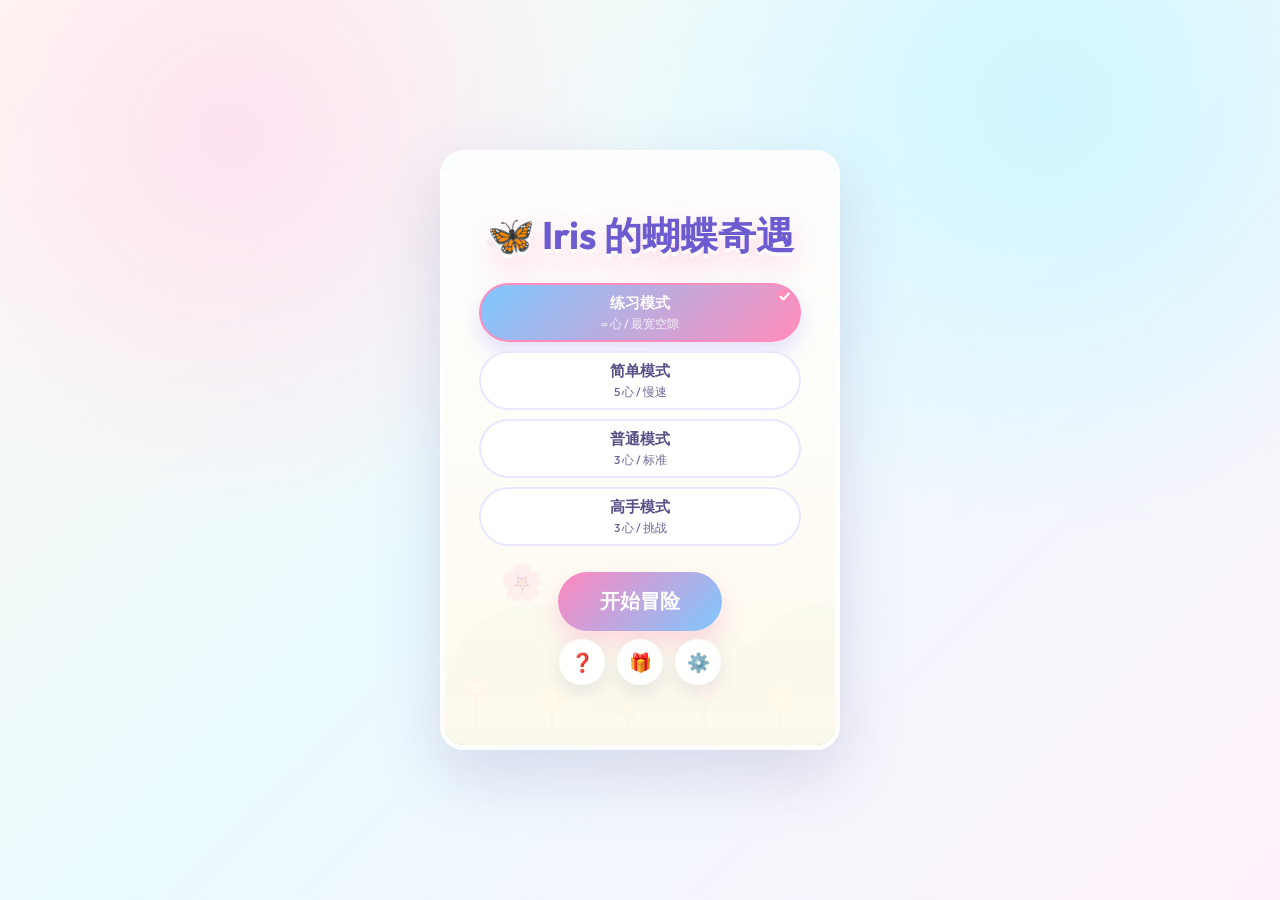
<file: index.html>
<!DOCTYPE html>
<html lang="zh-CN">
<head>
    <meta charset="UTF-8">
    <meta name="viewport" content="width=device-width, initial-scale=1.0, maximum-scale=1.0, user-scalable=no">
    <title>Iris's Butterfly Adventure</title>
    <link href="https://fonts.googleapis.com/css2?family=Outfit:wght@300;500;700&family=Nunito:wght@400;700&display=swap" rel="stylesheet">
    <link rel="stylesheet" href="style.css?v=10">
</head>
<body>
    <div id="game-container">
        <!-- Game Canvas -->
        <canvas id="gameCanvas"></canvas>

        <!-- UI Overlay -->
        <div id="ui-layer">
            <!-- HUD -->
            <div id="hud" class="hidden">
                <div class="hud-group left">
                    <div class="hud-item" id="score-box">
                        <span class="icon">✨</span>
                        <span id="score">0</span>
                    </div>
                    <div class="hud-item" id="high-score-box">
                        <span class="icon">🏆</span>
                        <span id="high-score">0</span>
                    </div>
                </div>
                <div class="hud-group right">
                    <div class="hud-item" id="lives-box">
                        <span id="lives">❤️❤️❤️</span>
                    </div>
                    <button id="sound-btn" class="btn-icon" title="声音开关" aria-label="声音开关">🔊</button>
                    <button id="pause-btn" class="btn-icon" title="暂停" aria-label="暂停游戏">⏸</button>
                </div>
            </div>

            <!-- Task Display -->
            <div id="task-display" class="hud-item hidden">
                <span class="icon">🎯</span>
                <span id="task-text">收集 10 颗星星</span>
                <span id="task-progress">(0/10)</span>
            </div>

            <!-- Encouragement Text -->
            <div id="message-display" class="hidden"></div>
            
            <!-- Parent Easter Egg -->
            <div id="easter-egg-msg" class="hidden">
                <div id="egg-text"></div>
                <div style="font-size: 3rem;">💖</div>
            </div>

            <!-- Start Screen -->
            <div id="start-screen" class="panel active">
                <!-- Background decorations -->
                <div class="start-deco deco-cloud">☁️</div>
                <div class="start-deco deco-star">⭐</div>
                <div class="start-deco deco-flower">🌸</div>

                <h1 class="glow-text">🦋 Iris 的蝴蝶奇遇</h1>
                <div class="diff-selector">
                    <button class="btn-diff active" data-diff="practice" aria-label="选择练习模式">
                        <span class="diff-title">练习模式</span>
                        <span class="diff-desc">∞ 心 / 最宽空隙</span>
                    </button>
                    <button class="btn-diff" data-diff="easy" aria-label="选择简单模式">
                        <span class="diff-title">简单模式</span>
                        <span class="diff-desc">5 心 / 慢速</span>
                    </button>
                    <button class="btn-diff" data-diff="normal" aria-label="选择普通模式">
                        <span class="diff-title">普通模式</span>
                        <span class="diff-desc">3 心 / 标准</span>
                    </button>
                    <button class="btn-diff" data-diff="hard" aria-label="选择高手模式">
                        <span class="diff-title">高手模式</span>
                        <span class="diff-desc">3 心 / 挑战</span>
                    </button>
                </div>
                <div class="button-group">
                    <button id="start-btn" class="btn-main" aria-label="开始冒险">开始冒险</button>
                </div>
                <div class="button-row">
                    <button id="how-to-play-btn" class="btn-icon" title="怎么玩" aria-label="怎么玩">❓</button>
                    <button id="treasure-btn" class="btn-icon" title="我的宝贝" aria-label="我的宝贝">🎁</button>
                    <button id="parent-settings-btn" class="btn-icon" title="家长设置" aria-label="家长设置">⚙️</button>
                </div>
            </div>

            <!-- Parent Settings Screen -->
            <div id="parent-settings-screen" class="panel">
                <h2>⚙️ 家长辅助设置</h2>
                <p class="settings-desc">这些设置会在下一局开始时生效。</p>
                <div class="input-group">
                    <label>飞行速度</label>
                    <select id="setting-speed">
                        <option value="slow">慢速 (更简单)</option>
                        <option value="normal" selected>正常</option>
                        <option value="fast">快速 (更有挑战)</option>
                    </select>
                </div>
                <div class="input-group">
                    <label>碰撞容差</label>
                    <select id="setting-tolerance">
                        <option value="loose">宽松 (不容易撞到)</option>
                        <option value="standard" selected>标准</option>
                    </select>
                </div>
                <div class="input-group">
                    <label>初始生命值</label>
                    <select id="setting-lives">
                        <option value="difficulty" selected>按难度自动</option>
                        <option value="3">3 颗心</option>
                        <option value="5">5 颗心</option>
                    </select>
                    <div class="setting-tip">注：练习模式始终为无限心。生命值设置在下一局开始生效。</div>
                </div>
                <div class="input-group">
                    <label>亲子鼓励寄语 (在高分时弹出)</label>
                    <input type="text" id="setting-message" placeholder="例如：Iris 你真棒，爱你！" maxlength="20">
                </div>
                <button id="close-settings-btn" class="btn-main">保存并返回</button>
                <button id="reset-high-score-btn" class="btn-secondary">重置最高分</button>
            </div>

            <div id="how-to-play-screen" class="panel">
                <h2>❓ 怎么玩</h2>
                <p>点击屏幕或者按空格键让蝴蝶向上飞！穿过花藤之间的空隙，躲开障碍物，收集美丽的星星吧。</p>
                <button id="close-how-to-btn" class="btn-main">明白了</button>
            </div>

            <div id="treasure-screen" class="panel">
                <h2>🎁 我的宝贝仓库</h2>
                <p class="treasure-desc">飞得越远，解锁越多小宝贝 ✨</p>
                <div class="tabs">
                    <button class="tab-btn active" id="tab-stickers" aria-label="查看魔法贴纸">魔法贴纸</button>
                    <button class="tab-btn" id="tab-cosmetics" aria-label="查看翅膀外观">翅膀外观</button>
                </div>
                <div class="tab-content active" id="stickers-content">
                    <div class="sticker-grid">
                        <div class="sticker locked" id="sticker-star"><span class="sticker-emoji">⭐</span><span class="sticker-status">未解锁</span></div>
                        <div class="sticker locked" id="sticker-bunny"><span class="sticker-emoji">🐰</span><span class="sticker-status">未解锁</span></div>
                        <div class="sticker locked" id="sticker-rainbow"><span class="sticker-emoji">🌈</span><span class="sticker-status">未解锁</span></div>
                        <div class="sticker locked" id="sticker-flower"><span class="sticker-emoji">🌸</span><span class="sticker-status">未解锁</span></div>
                        <div class="sticker locked" id="sticker-butterfly"><span class="sticker-emoji">🦋</span><span class="sticker-status">未解锁</span></div>
                    </div>
                </div>
                <div class="tab-content" id="cosmetics-content">
                    <div class="cosmetic-grid">
                        <div class="cosmetic-item" data-id="default" data-cost="0">
                            <div class="cosmetic-preview">🦋</div>
                            <p>经典紫</p>
                            <button class="btn-buy owned">使用中</button>
                        </div>
                        <div class="cosmetic-item" data-id="pink-wings" data-cost="20">
                            <div class="cosmetic-preview" style="filter: hue-rotate(300deg);">🦋</div>
                            <p>甜心粉</p>
                            <button class="btn-buy">最高分 20 解锁</button>
                        </div>
                        <div class="cosmetic-item" data-id="star-trail" data-cost="35">
                            <div class="cosmetic-preview">✨</div>
                            <p>闪耀星踪</p>
                            <button class="btn-buy">最高分 35 解锁</button>
                        </div>
                        <div class="cosmetic-item" data-id="rainbow-wings" data-cost="50">
                            <div class="cosmetic-preview rainbow-anim">🦋</div>
                            <p>梦幻彩虹</p>
                            <button class="btn-buy">最高分 50 解锁</button>
                        </div>
                    </div>
                </div>
                <button id="close-treasure-btn" class="btn-main" aria-label="返回首页">返回首页</button>
            </div>

            <div id="pause-screen" class="panel">
                <h2>⏸ 休息一下</h2>
                <button id="resume-btn" class="btn-main">继续飞行</button>
                <button id="restart-from-pause-btn" class="btn-secondary">重新开始</button>
                <button id="back-to-home-from-pause-btn" class="btn-secondary">返回首页</button>
            </div>

            <div id="game-over-screen" class="panel">
                <h2 id="over-title">今天飞得很棒！</h2>
                <div class="final-stats">
                    <p>本次星星数: <span id="final-score">0</span></p>
                    <p>飞过花藤数: <span id="final-vines">0</span></p>
                    <p>最高记录: <span id="record-score">0</span></p>
                </div>
                <p id="over-encouragement" style="margin: 10px 0 16px; font-weight: 800; color: #ff7eb3; font-size: 1.05rem;"></p>
                <button id="restart-btn" class="btn-main">再飞一次</button>
                <button id="back-to-home-btn" class="btn-secondary">回到首页</button>
            </div>
        </div>
    </div>

    <!-- Sound for alerts -->
    <audio id="alert-sound" src="https://assets.mixkit.co/active_storage/sfx/2869/2869-preview.mp3" preload="auto"></audio>

    <script src="script.js?v=10"></script>
</body>
</html>
</file>
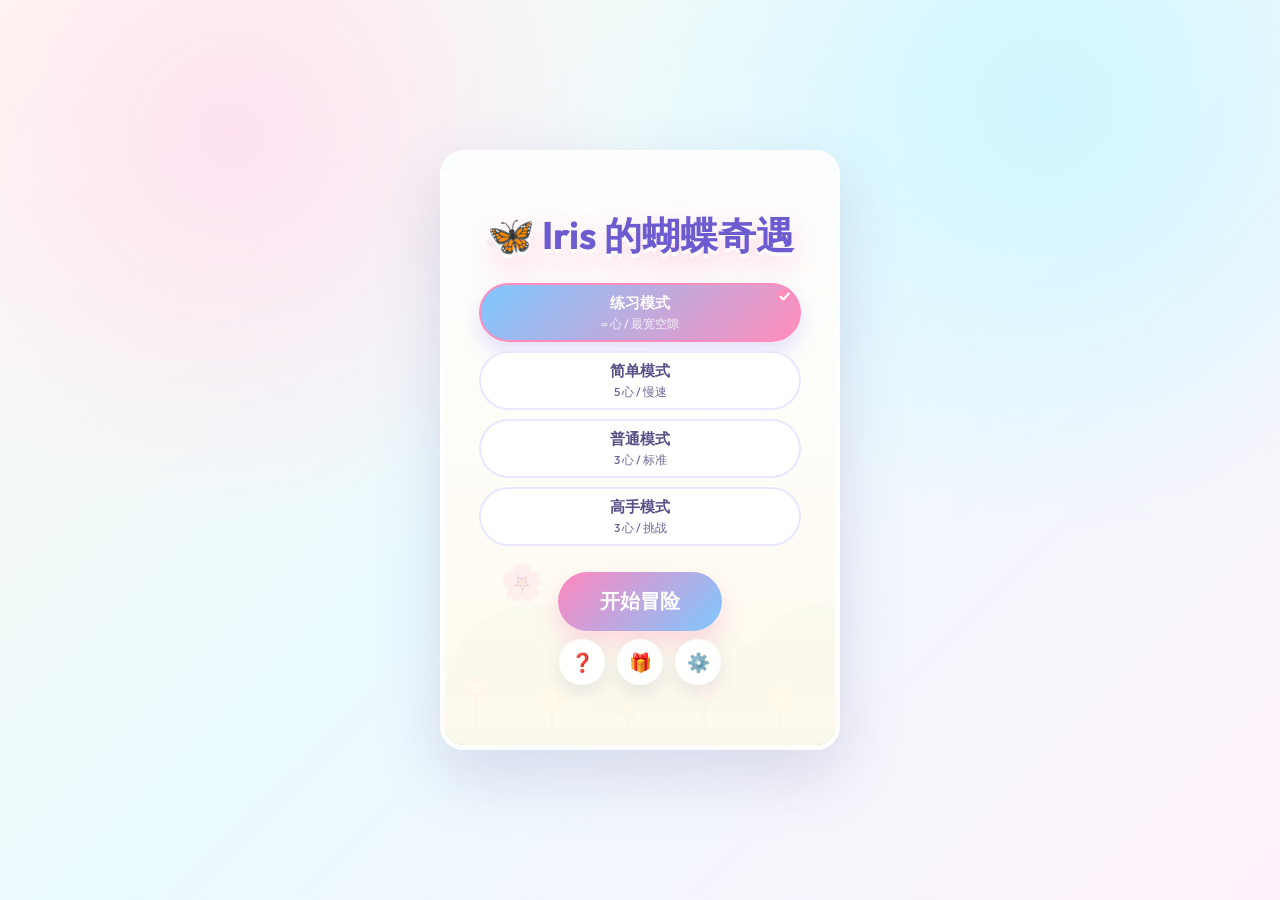
<file: legacy-v1/index.html>
<!DOCTYPE html>
<html lang="zh-CN">
<head>
    <meta charset="UTF-8">
    <meta name="viewport" content="width=device-width, initial-scale=1.0, maximum-scale=1.0, user-scalable=no">
    <title>Iris's Butterfly Adventure</title>
    <link href="https://fonts.googleapis.com/css2?family=Outfit:wght@300;500;700&family=Nunito:wght@400;700&display=swap" rel="stylesheet">
    <link rel="stylesheet" href="style.css">
</head>
<body>
    <div id="game-container">
        <!-- Game Canvas -->
        <canvas id="gameCanvas"></canvas>

        <!-- UI Overlay -->
        <div id="ui-layer">
            <!-- HUD -->
            <div id="hud" class="hidden">
                <div class="hud-group left">
                    <div class="hud-item" id="score-box">
                        <span class="icon">✨</span>
                        <span id="score">0</span>
                    </div>
                    <div class="hud-item" id="high-score-box">
                        <span class="icon">🏆</span>
                        <span id="high-score">0</span>
                    </div>
                </div>
                <div class="hud-group right">
                    <div class="hud-item" id="lives-box">
                        <span id="lives">❤️❤️❤️</span>
                    </div>
                    <button id="sound-btn" class="btn-icon" title="声音开关" aria-label="声音开关">🔊</button>
                    <button id="pause-btn" class="btn-icon" title="暂停" aria-label="暂停游戏">⏸</button>
                </div>
            </div>

            <!-- Task Display -->
            <div id="task-display" class="hud-item hidden">
                <span class="icon">🎯</span>
                <span id="task-text">收集 10 颗星星</span>
                <span id="task-progress">(0/10)</span>
            </div>

            <!-- Encouragement Text -->
            <div id="message-display" class="hidden"></div>
            
            <!-- Parent Easter Egg -->
            <div id="easter-egg-msg" class="hidden">
                <div id="egg-text"></div>
                <div style="font-size: 3rem;">💖</div>
            </div>

            <!-- Start Screen -->
            <div id="start-screen" class="panel active">
                <!-- Background decorations -->
                <div class="start-deco deco-cloud">☁️</div>
                <div class="start-deco deco-star">⭐</div>
                <div class="start-deco deco-flower">🌸</div>

                <h1 class="glow-text">🦋 Iris 的蝴蝶奇遇</h1>
                <div class="diff-selector">
                    <button class="btn-diff active" data-diff="practice" aria-label="选择练习模式">
                        <span class="diff-title">练习模式</span>
                        <span class="diff-desc">∞ 心 / 最宽空隙</span>
                    </button>
                    <button class="btn-diff" data-diff="easy" aria-label="选择简单模式">
                        <span class="diff-title">简单模式</span>
                        <span class="diff-desc">5 心 / 慢速</span>
                    </button>
                    <button class="btn-diff" data-diff="normal" aria-label="选择普通模式">
                        <span class="diff-title">普通模式</span>
                        <span class="diff-desc">3 心 / 标准</span>
                    </button>
                    <button class="btn-diff" data-diff="hard" aria-label="选择高手模式">
                        <span class="diff-title">高手模式</span>
                        <span class="diff-desc">3 心 / 挑战</span>
                    </button>
                </div>
                <div class="button-group">
                    <button id="start-btn" class="btn-main" aria-label="开始冒险">开始冒险</button>
                </div>
                <div class="button-row">
                    <button id="how-to-play-btn" class="btn-icon" title="怎么玩" aria-label="怎么玩">❓</button>
                    <button id="treasure-btn" class="btn-icon" title="我的宝贝" aria-label="我的宝贝">🎁</button>
                    <button id="parent-settings-btn" class="btn-icon" title="家长设置" aria-label="家长设置">⚙️</button>
                </div>
            </div>

            <!-- Parent Settings Screen -->
            <div id="parent-settings-screen" class="panel">
                <h2>⚙️ 家长辅助设置</h2>
                <p class="settings-desc">这些设置会在下一局开始时生效。</p>
                <div class="input-group">
                    <label>飞行速度</label>
                    <select id="setting-speed">
                        <option value="slow">慢速 (更简单)</option>
                        <option value="normal" selected>正常</option>
                        <option value="fast">快速 (更有挑战)</option>
                    </select>
                </div>
                <div class="input-group">
                    <label>碰撞容差</label>
                    <select id="setting-tolerance">
                        <option value="loose">宽松 (不容易撞到)</option>
                        <option value="standard" selected>标准</option>
                    </select>
                </div>
                <div class="input-group">
                    <label>初始生命值</label>
                    <select id="setting-lives">
                        <option value="difficulty" selected>按难度自动</option>
                        <option value="3">3 颗心</option>
                        <option value="5">5 颗心</option>
                    </select>
                    <div class="setting-tip">注：练习模式始终为无限心。生命值设置在下一局开始生效。</div>
                </div>
                <div class="input-group">
                    <label>亲子鼓励寄语 (在高分时弹出)</label>
                    <input type="text" id="setting-message" placeholder="例如：Iris 你真棒，爱你！" maxlength="20">
                </div>
                <button id="close-settings-btn" class="btn-main">保存并返回</button>
                <button id="reset-high-score-btn" class="btn-secondary">重置最高分</button>
            </div>

            <div id="how-to-play-screen" class="panel">
                <h2>❓ 怎么玩</h2>
                <p>点击屏幕或者按空格键让蝴蝶向上飞！穿过花藤之间的空隙，躲开障碍物，收集美丽的星星吧。</p>
                <button id="close-how-to-btn" class="btn-main">明白了</button>
            </div>

            <div id="treasure-screen" class="panel">
                <h2>🎁 我的宝贝仓库</h2>
                <p class="treasure-desc">飞得越远，解锁越多小宝贝 ✨</p>
                <div class="tabs">
                    <button class="tab-btn active" id="tab-stickers" aria-label="查看魔法贴纸">魔法贴纸</button>
                    <button class="tab-btn" id="tab-cosmetics" aria-label="查看翅膀外观">翅膀外观</button>
                </div>
                <div class="tab-content active" id="stickers-content">
                    <div class="sticker-grid">
                        <div class="sticker locked" id="sticker-star"><span class="sticker-emoji">⭐</span><span class="sticker-status">未解锁</span></div>
                        <div class="sticker locked" id="sticker-bunny"><span class="sticker-emoji">🐰</span><span class="sticker-status">未解锁</span></div>
                        <div class="sticker locked" id="sticker-rainbow"><span class="sticker-emoji">🌈</span><span class="sticker-status">未解锁</span></div>
                        <div class="sticker locked" id="sticker-flower"><span class="sticker-emoji">🌸</span><span class="sticker-status">未解锁</span></div>
                        <div class="sticker locked" id="sticker-butterfly"><span class="sticker-emoji">🦋</span><span class="sticker-status">未解锁</span></div>
                    </div>
                </div>
                <div class="tab-content" id="cosmetics-content">
                    <div class="cosmetic-grid">
                        <div class="cosmetic-item" data-id="default" data-cost="0">
                            <div class="cosmetic-preview">🦋</div>
                            <p>经典紫</p>
                            <button class="btn-buy owned">使用中</button>
                        </div>
                        <div class="cosmetic-item" data-id="pink-wings" data-cost="20">
                            <div class="cosmetic-preview" style="filter: hue-rotate(300deg);">🦋</div>
                            <p>甜心粉</p>
                            <button class="btn-buy">最高分 20 解锁</button>
                        </div>
                        <div class="cosmetic-item" data-id="star-trail" data-cost="35">
                            <div class="cosmetic-preview">✨</div>
                            <p>闪耀星踪</p>
                            <button class="btn-buy">最高分 35 解锁</button>
                        </div>
                        <div class="cosmetic-item" data-id="rainbow-wings" data-cost="50">
                            <div class="cosmetic-preview rainbow-anim">🦋</div>
                            <p>梦幻彩虹</p>
                            <button class="btn-buy">最高分 50 解锁</button>
                        </div>
                    </div>
                </div>
                <button id="close-treasure-btn" class="btn-main" aria-label="返回首页">返回首页</button>
            </div>

            <div id="pause-screen" class="panel">
                <h2>⏸ 休息一下</h2>
                <button id="resume-btn" class="btn-main">继续飞行</button>
                <button id="restart-from-pause-btn" class="btn-secondary">重新开始</button>
                <button id="back-to-home-from-pause-btn" class="btn-secondary">返回首页</button>
            </div>

            <div id="game-over-screen" class="panel">
                <h2 id="over-title">今天飞得很棒！</h2>
                <div class="final-stats">
                    <p>本次星星数: <span id="final-score">0</span></p>
                    <p>飞过花藤数: <span id="final-vines">0</span></p>
                    <p>最高记录: <span id="record-score">0</span></p>
                </div>
                <p id="over-encouragement" style="margin: 10px 0 16px; font-weight: 800; color: #ff7eb3; font-size: 1.05rem;"></p>
                <button id="restart-btn" class="btn-main">再飞一次</button>
                <button id="back-to-home-btn" class="btn-secondary">回到首页</button>
            </div>
        </div>
    </div>

    <!-- Sound for alerts -->
    <audio id="alert-sound" src="https://assets.mixkit.co/active_storage/sfx/2869/2869-preview.mp3" preload="auto"></audio>

    <script src="script.js"></script>
</body>
</html>
</file>
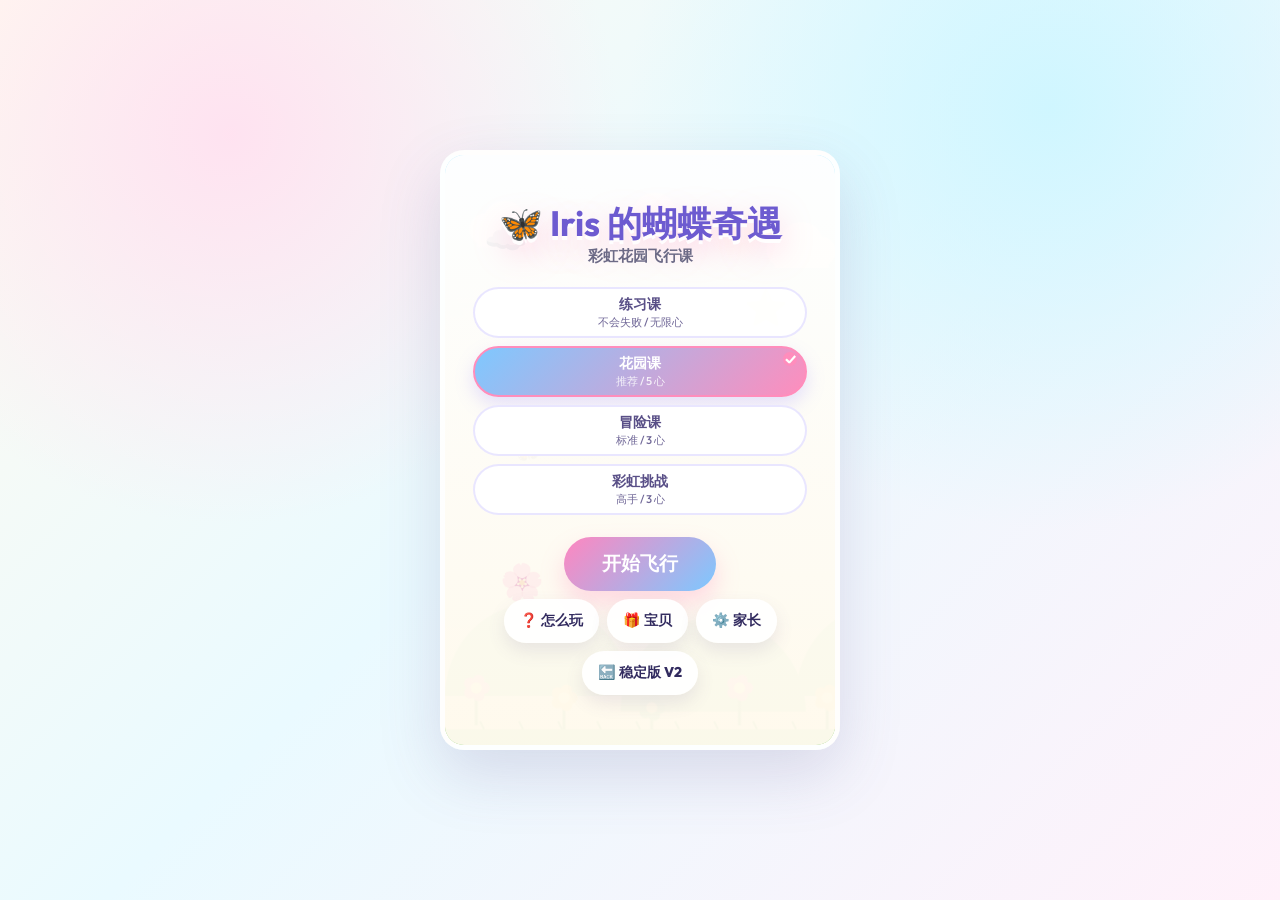
<file: v3/index.html>
<!DOCTYPE html>
<html lang="zh-CN">
<head>
    <meta charset="UTF-8">
    <meta name="viewport" content="width=device-width, initial-scale=1.0, maximum-scale=1.0, user-scalable=no">
    <title>Iris's Butterfly Adventure - V3</title>
    <link href="https://fonts.googleapis.com/css2?family=Outfit:wght@300;500;700&family=Nunito:wght@400;700&display=swap" rel="stylesheet">
    <link rel="stylesheet" href="style.css?v=4">
</head>
<body>
    <div id="game-container">
        <!-- Game Canvas -->
        <canvas id="gameCanvas"></canvas>

        <!-- UI Overlay -->
        <div id="ui-layer">
            <!-- HUD -->
            <div id="hud" class="hidden">
                <div class="hud-group left">
                    <div class="hud-item" id="score-box">
                        <span class="icon">✨</span>
                        <span id="score">0</span>
                    </div>
                </div>
                <div class="hud-group right">
                    <div class="hud-item" id="lives-box">
                        <span id="lives">❤️❤️❤️</span>
                    </div>
                    <button id="sound-btn" class="btn-icon" title="声音开关" aria-label="声音开关" role="switch" aria-checked="false">🔇</button>
                    <button id="pause-btn" class="btn-icon" title="暂停" aria-label="暂停游戏">⏸</button>
                </div>
            </div>

            <!-- Task Display -->
            <div id="task-display" class="hud-item hidden">
                <span class="icon">🎯</span>
                <span id="task-text">收集 10 颗星星</span>
                <span id="task-progress">(0/10)</span>
            </div>

            <!-- Encouragement Text -->
            <div id="message-display" class="hidden"></div>
            
            <!-- Parent Easter Egg -->
            <div id="easter-egg-msg" class="hidden">
                <div id="egg-text"></div>
                <div style="font-size: 3rem;">💖</div>
            </div>

            <!-- Start Screen -->
            <div id="start-screen" class="panel active">
                <!-- Background decorations -->
                <div class="start-deco deco-cloud">☁️</div>
                <div class="start-deco deco-star">⭐</div>
                <div class="start-deco deco-flower">🌸</div>

                <h1 class="glow-text">🦋 Iris 的蝴蝶奇遇</h1>
                <p class="start-subtitle">彩虹花园飞行课</p>
                
                <div class="diff-selector">
                    <button class="btn-diff" data-diff="practice" aria-label="选择练习课">
                        <span class="diff-title">练习课</span>
                        <span class="diff-desc">不会失败 / 无限心</span>
                    </button>
                    <button class="btn-diff active" data-diff="easy" aria-label="选择花园课">
                        <span class="diff-title">花园课</span>
                        <span class="diff-desc">推荐 / 5 心</span>
                    </button>
                    <button class="btn-diff" data-diff="normal" aria-label="选择冒险课">
                        <span class="diff-title">冒险课</span>
                        <span class="diff-desc">标准 / 3 心</span>
                    </button>
                    <button class="btn-diff" data-diff="hard" aria-label="选择彩虹挑战">
                        <span class="diff-title">彩虹挑战</span>
                        <span class="diff-desc">高手 / 3 心</span>
                    </button>
                </div>
                <div class="button-group">
                    <button id="start-btn" class="btn-main" aria-label="开始飞行">开始飞行</button>
                </div>
                <div class="button-row">
                    <button id="how-to-play-btn" class="btn-aux" aria-label="怎么玩">❓ 怎么玩</button>
                    <button id="treasure-btn" class="btn-aux" aria-label="我的宝贝">🎁 宝贝</button>
                    <button id="parent-settings-btn" class="btn-aux" aria-label="家长设置">⚙️ 家长</button>
                    <button id="back-to-v2-btn" class="btn-aux" aria-label="返回 V2 稳定版" onclick="window.location.href='../'">🔙 稳定版 V2</button>
                </div>
            </div>

            <!-- Parent Settings Screen -->
            <div id="parent-settings-screen" class="panel">
                <h2>⚙️ 家长辅助设置</h2>
                <p class="settings-desc">这些设置会在下一局开始时生效。</p>
                <p class="parent-info-note">✨ 这个游戏默认静音，没有广告，没有购买，适合短时间陪伴游玩。</p>
                
                <div class="input-group">
                    <label>飞行速度</label>
                    <select id="setting-speed">
                        <option value="slow">慢速 (更简单)</option>
                        <option value="normal" selected>正常</option>
                        <option value="fast">快速 (更有挑战)</option>
                    </select>
                </div>
                <div class="input-group">
                    <label>碰撞容差</label>
                    <select id="setting-tolerance">
                        <option value="loose">宽松 (不容易撞到)</option>
                        <option value="standard" selected>标准</option>
                    </select>
                </div>
                <div class="input-group">
                    <label>初始生命值</label>
                    <select id="setting-lives">
                        <option value="difficulty" selected>按难度自动</option>
                        <option value="3">3 颗心</option>
                        <option value="5">5 颗心</option>
                    </select>
                    <div class="setting-tip">注：练习模式始终为无限心。</div>
                </div>
                <div class="input-group">
                    <label>亲子鼓励寄语 (在游戏结束/高分时弹出)</label>
                    <input type="text" id="setting-message" placeholder="例如：Iris 你真棒，爱你！" maxlength="20">
                </div>
                
                <div class="checkbox-group">
                    <label><input type="checkbox" id="setting-rest-reminder" checked> 休息提醒</label>
                </div>
                <div class="checkbox-group">
                    <label><input type="checkbox" id="setting-gentle-mode" checked> 温柔模式</label>
                </div>
                <div class="setting-tip" style="text-align: left; margin-bottom: 12px; margin-top: -4px; padding-left: 26px; font-size: 0.72rem; color: var(--muted-text); line-height: 1.4;">
                    （开启时：碰撞更轻柔、音效更轻、文案更鼓励、难度增长变慢、彩虹星星出现更频繁，不显示“失败”字样）
                </div>

                <button id="close-settings-btn" class="btn-main">保存并返回</button>
                <button id="reset-high-score-btn" class="btn-secondary">重置最高分</button>
            </div>

            <div id="how-to-play-screen" class="panel">
                <h2>❓ 怎么玩</h2>
                <p>点击屏幕或者按空格键让蝴蝶向上飞！穿过花藤之间的空隙，躲开障碍物，收集美丽的星星吧。</p>
                <button id="close-how-to-btn" class="btn-main">明白了</button>
            </div>

            <div id="treasure-screen" class="panel">
                <h2>🎁 我的宝贝仓库</h2>
                <p class="treasure-desc">飞得越远，解锁越多小宝贝 ✨</p>
                <div class="tabs">
                    <button class="tab-btn active" id="tab-stickers" aria-label="查看魔法贴纸">魔法贴纸</button>
                    <button class="tab-btn" id="tab-cosmetics" aria-label="查看翅膀外观">翅膀外观</button>
                </div>
                <div class="tab-content active" id="stickers-content">
                    <div class="sticker-grid" id="stickers-container"></div>
                </div>
                <div class="tab-content" id="cosmetics-content">
                    <div class="cosmetic-grid" id="cosmetics-container"></div>
                </div>
                <button id="close-treasure-btn" class="btn-main" aria-label="返回首页">返回首页</button>
                <p class="treasure-footer-note">💝 所有宝贝都靠飞行解锁，没有购买内容。</p>
            </div>

            <div id="pause-screen" class="panel">
                <h2>⏸ 休息一下</h2>
                <div class="final-stats">
                    <p>当前模式: <span id="pause-mode">简单模式</span></p>
                    <p>当前星星: <span id="pause-score">0</span></p>
                    <p>任务进度: <span id="pause-task">收集 10 颗星星 (0/10)</span></p>
                </div>
                <p id="pause-rest-tip" style="margin: 10px 0 16px; font-weight: 800; color: #77c987; font-size: 1.05rem;"></p>
                <button id="resume-btn" class="btn-main">继续飞行</button>
                <button id="restart-from-pause-btn" class="btn-secondary">重新开始</button>
                <button id="back-to-home-from-pause-btn" class="btn-secondary">回到首页</button>
            </div>

            <div id="game-over-screen" class="panel">
                <h2 id="over-title">今天飞得很棒！</h2>
                <div class="final-stats">
                    <h3 style="text-align: center; margin-bottom: 8px; color: var(--secondary-color); font-size: 0.98rem; font-weight: 850;">📋 小小飞行报告</h3>
                    <p>当前模式: <span id="final-mode">简单课</span></p>
                    <p>当前阶段: <span id="final-stage">热身</span></p>
                    <p>本次星星: <span id="final-score">0</span></p>
                    <p>飞过花藤: <span id="final-vines">0</span></p>
                    <p>完成任务: <span id="final-task">是</span></p>
                    <p>最高记录: <span id="record-score">0</span></p>
                </div>
                <p id="over-rest-tip" style="margin: 10px 0 16px; font-weight: 800; color: #77c987; font-size: 1.05rem; display: none;"></p>
                <p id="over-encouragement" style="margin: 10px 0 16px; font-weight: 800; color: #ff7eb3; font-size: 1.05rem;"></p>
                <button id="restart-btn" class="btn-main">再飞一次</button>
                <button id="back-to-home-btn" class="btn-secondary">回到首页</button>
            </div>
        </div>
    </div>

    <!-- Sound for alerts -->
    <audio id="alert-sound" src="https://assets.mixkit.co/active_storage/sfx/2869/2869-preview.mp3" preload="auto"></audio>

    <script src="script.js?v=4"></script>
</body>
</html>
</file>
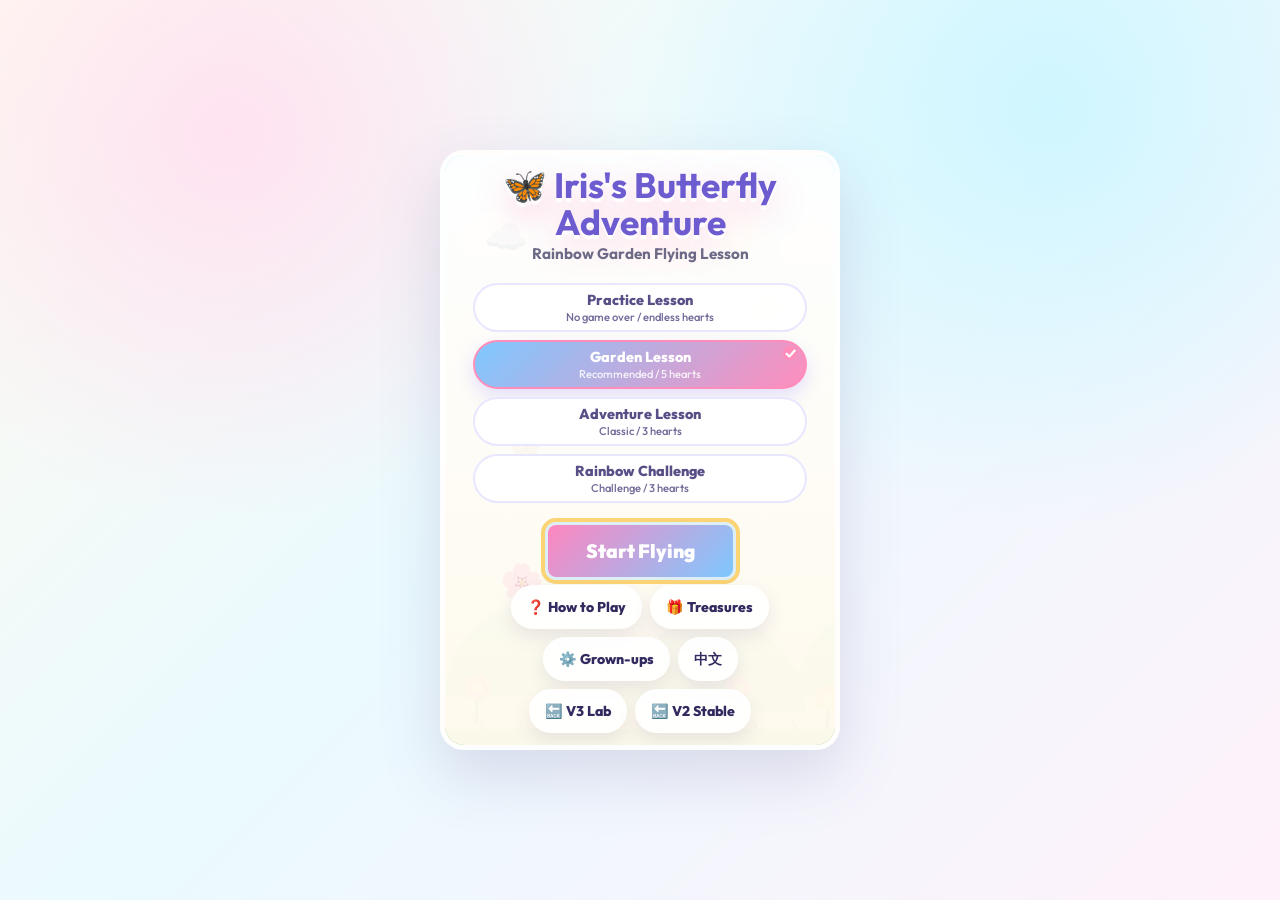
<file: v4/index.html>
<!DOCTYPE html>
<html lang="en">
<head>
    <meta charset="UTF-8">
    <meta name="viewport" content="width=device-width, initial-scale=1.0, maximum-scale=1.0, user-scalable=no">
    <title>Iris's Butterfly Adventure - V4</title>
    <link rel="icon" href="data:,">
    <link href="https://fonts.googleapis.com/css2?family=Outfit:wght@300;500;700&family=Nunito:wght@400;700&display=swap" rel="stylesheet">
    <link rel="stylesheet" href="style.css?v=25">
</head>
<body>
    <div id="game-container">
        <!-- Screen reader live region for sound state announcements -->
        <div id="sound-announcement" class="sr-only" aria-live="polite"></div>
        <div id="language-status" class="sr-only" aria-live="polite"></div>

        <!-- Game Canvas -->
        <canvas id="gameCanvas"></canvas>

        <!-- UI Overlay -->
        <div id="ui-layer">
            <!-- HUD -->
            <div id="hud" class="hidden">
                <div class="hud-group left">
                    <div class="hud-item" id="score-box">
                        <span class="icon">✨</span>
                        <span id="score">0</span>
                    </div>
                </div>
                <div class="hud-group right">
                    <div class="hud-item" id="lives-box">
                        <span id="lives">❤️❤️❤️</span><span id="hud-shield" style="margin-left: 6px; font-size: 0.95rem;"></span>
                    </div>
                    <button id="sound-btn" class="btn-icon" title="声音开关" aria-label="声音开关" role="switch" aria-checked="false">🔇</button>
                    <button id="pause-btn" class="btn-icon" title="暂停" aria-label="暂停游戏">⏸</button>
                </div>
            </div>

            <!-- Task Display -->
            <div id="task-display" class="hud-item hidden">
                <span class="icon">🎯</span>
                <span id="task-text">收集 10 颗星星</span>
                <span id="task-progress">(0/10)</span>
            </div>

            <!-- Encouragement Text -->
            <div id="message-display" class="hidden" aria-live="polite"></div>

            <!-- Parent Easter Egg -->
            <div id="easter-egg-msg" class="hidden" aria-live="polite">
                <div id="egg-text"></div>
                <div style="font-size: 3rem;">💖</div>
            </div>

            <!-- Start Screen -->
            <div id="start-screen" class="panel active">
                <!-- Background decorations -->
                <div class="start-deco deco-cloud">☁️</div>
                <div class="start-deco deco-star">⭐</div>
                <div class="start-deco deco-flower">🌸</div>

                <h1 class="glow-text">🦋 Iris 的蝴蝶奇遇</h1>
                <p class="start-subtitle">V4 引擎重构实验版</p>
                <div id="start-greeting" class="start-greeting-card hidden" aria-live="polite"></div>

                <div class="diff-selector" role="radiogroup" aria-label="选择游戏难度">
                    <button class="btn-diff" data-diff="practice" aria-label="选择练习课">
                        <span class="diff-title">练习课</span>
                        <span class="diff-desc">不会失败 / 无限心</span>
                    </button>
                    <button class="btn-diff active" data-diff="easy" aria-label="选择花园课">
                        <span class="diff-title">花园课</span>
                        <span class="diff-desc">推荐 / 5 心</span>
                    </button>
                    <button class="btn-diff" data-diff="normal" aria-label="选择冒险课">
                        <span class="diff-title">冒险课</span>
                        <span class="diff-desc">标准 / 3 心</span>
                    </button>
                    <button class="btn-diff" data-diff="hard" aria-label="选择彩虹挑战">
                        <span class="diff-title">彩虹挑战</span>
                        <span class="diff-desc">高手 / 3 心</span>
                    </button>
                </div>
                <div class="button-group">
                    <button id="start-btn" class="btn-main" aria-label="开始飞行">开始飞行</button>
                </div>
                <div class="button-row">
                    <button id="how-to-play-btn" class="btn-aux" aria-label="怎么玩">❓ 怎么玩</button>
                    <button id="treasure-btn" class="btn-aux" aria-label="我的宝贝">🎁 宝贝</button>
                    <button id="parent-settings-btn" class="btn-aux" aria-label="家长设置">⚙️ 家长</button>
                    <button id="language-toggle-btn" class="btn-aux" aria-label="Switch language to Chinese" title="Switch language">中文</button>
                </div>
                <div class="button-row" style="margin-top: 8px;">
                    <button id="back-to-v3-btn" class="btn-aux" aria-label="返回 V3 实验版" onclick="window.location.href='../v3/'">🔙 实验版 V3</button>
                    <button id="back-to-v2-btn" class="btn-aux" aria-label="返回 V2 稳定版" onclick="window.location.href='../'">🔙 稳定版 V2</button>
                </div>
            </div>

            <div id="parent-settings-screen" class="panel">
                <h2>⚙️ 家长辅助设置</h2>
                <p class="settings-desc">这些设置会在下一局开始时生效。</p>
                <p id="reduced-motion-notice" class="parent-info-note hidden" style="background: #eaf6ff; border-color: rgba(125, 200, 255, 0.2); color: #3b7cff; font-weight: bold; text-align: left; width: 100%;"></p>
                <p class="parent-info-note">✨ 这个游戏默认静音，没有广告，没有购买，适合短时间陪伴游玩。</p>

                <div class="input-group">
                    <label for="setting-speed">飞行速度</label>
                    <select id="setting-speed" aria-label="飞行速度">
                        <option value="slow">慢速 (更简单)</option>
                        <option value="normal" selected>正常</option>
                        <option value="fast">快速 (更有挑战)</option>
                    </select>
                </div>
                <div class="input-group">
                    <label for="setting-tolerance">碰撞容差</label>
                    <select id="setting-tolerance" aria-label="碰撞容差">
                        <option value="loose">宽松 (不容易撞到)</option>
                        <option value="standard" selected>标准</option>
                    </select>
                </div>
                <div class="input-group">
                    <label for="setting-lives">初始生命值</label>
                    <select id="setting-lives" aria-label="初始生命值">
                        <option value="difficulty" selected>按难度自动</option>
                        <option value="3">3 颗心</option>
                        <option value="5">5 颗心</option>
                    </select>
                    <div class="setting-tip">注：练习模式始终为无限心。</div>
                </div>
                <div class="input-group">
                    <label for="setting-message">亲子鼓励寄语 (在游戏结束/高分时弹出)</label>
                    <input type="text" id="setting-message" placeholder="例如：Iris 你真棒，爱你！" maxlength="20" aria-label="亲子鼓励寄语">
                </div>

                <div class="checkbox-group">
                    <label><input type="checkbox" id="setting-rest-reminder" checked> 休息提醒</label>
                </div>
                <div class="checkbox-group">
                    <label><input type="checkbox" id="setting-gentle-mode" checked> 温柔模式</label>
                </div>
                <div class="checkbox-group">
                    <label><input type="checkbox" id="setting-calm-mode" checked> 低刺激模式</label>
                </div>
                <div id="calm-mode-tip" class="setting-tip" style="text-align: left; margin-bottom: 12px; margin-top: -4px; padding-left: 26px; font-size: 0.72rem; color: var(--muted-text); line-height: 1.4;">
                    （开启时：降低震动、减慢彩虹闪烁、减少 50% 粒子和背景移动，提供更宁静的游玩环境）
                </div>

                <button id="close-settings-btn" class="btn-main" aria-label="保存设置并返回首页">保存并返回</button>
                <button id="reset-high-score-btn" class="btn-secondary" aria-label="重置最高分">重置最高分</button>
            </div>

            <div id="how-to-play-screen" class="panel">
                <h2>❓ 怎么玩</h2>
                <p>点击屏幕或者按空格键让蝴蝶向上飞！穿过花藤之间的空隙，躲开障碍物，收集闪亮的星星。</p>
                <button id="close-how-to-btn" class="btn-main" aria-label="关闭玩法说明">明白了</button>
            </div>

            <div id="treasure-screen" class="panel">
                <h2>🎁 我的宝贝仓库</h2>
                <p class="treasure-desc">飞得越远，解锁越多小宝贝 ✨</p>
                <div class="tabs" role="tablist" aria-label="宝贝分类">
                    <button class="tab-btn active" id="tab-stickers" role="tab" aria-selected="true" aria-controls="stickers-content" aria-label="查看魔法贴纸">魔法贴纸</button>
                    <button class="tab-btn" id="tab-cosmetics" role="tab" aria-selected="false" aria-controls="cosmetics-content" aria-label="查看翅膀外观">翅膀外观</button>
                </div>
                <div class="tab-content active" id="stickers-content" role="tabpanel" aria-labelledby="tab-stickers">
                    <div class="sticker-grid" id="stickers-container"></div>
                </div>
                <div class="tab-content" id="cosmetics-content" role="tabpanel" aria-labelledby="tab-cosmetics">
                    <div class="cosmetic-grid" id="cosmetics-container"></div>
                </div>
                <button id="close-treasure-btn" class="btn-main" aria-label="返回首页">返回首页</button>
                <p class="treasure-footer-note">💝 所有宝贝都靠飞行解锁，没有购买内容。</p>
            </div>

            <div id="pause-screen" class="panel">
                <h2>⏸ 休息一下</h2>
                <div class="final-stats">
                    <p>当前模式: <span id="pause-mode">简单模式</span></p>
                    <p>当前星星: <span id="pause-score">0</span></p>
                    <p>任务进度: <span id="pause-task">收集 10 颗星星 (0/10)</span></p>
                </div>
                <p id="pause-rest-tip" style="margin: 10px 0 16px; font-weight: 800; color: #77c987; font-size: 1.05rem;"></p>
                <button id="resume-btn" class="btn-main" aria-label="继续飞行">继续飞行</button>
                <button id="restart-from-pause-btn" class="btn-secondary" aria-label="从暂停菜单重新开始">重新开始</button>
                <button id="back-to-home-from-pause-btn" class="btn-secondary" aria-label="从暂停菜单回到首页">回到首页</button>
            </div>

            <div id="game-over-screen" class="panel">
                <h2 id="over-title">今天飞得很棒！</h2>
                <div class="final-stats">
                    <h3 style="text-align: center; margin-bottom: 8px; color: var(--secondary-color); font-size: 0.98rem; font-weight: 850;">📋 小小飞行报告</h3>
                    <p>当前模式: <span id="final-mode">简单课</span></p>
                    <p>当前阶段: <span id="final-stage">热身</span></p>
                    <p>本次星星: <span id="final-score">0</span></p>
                    <p>飞过花藤: <span id="final-vines">0</span></p>
                    <p>完成任务: <span id="final-task">是</span></p>
                    <p>最高记录: <span id="record-score">0</span></p>
                </div>
                <p id="over-best-performance" style="margin: 12px 0 6px; font-weight: 900; color: #ff9d00; font-size: 1.08rem; text-align: center;"></p>
                <p id="over-next-tip" style="margin: 8px 0 10px; font-weight: 800; color: #4b72d8; font-size: 0.96rem; text-align: center;"></p>
                <p id="over-rest-tip" style="margin: 10px 0 16px; font-weight: 800; color: #77c987; font-size: 1.05rem; display: none;"></p>
                <p id="over-encouragement" style="margin: 6px 0 16px; font-weight: 800; color: #ff7eb3; font-size: 1.05rem;"></p>
                <button id="restart-btn" class="btn-main" aria-label="再飞一次">再飞一次</button>
                <button id="back-to-home-btn" class="btn-secondary" aria-label="从游戏结束页回到首页">回到首页</button>
            </div>
        </div>
    </div>

    <!-- Sound for alerts -->
    <audio id="alert-sound" src="https://assets.mixkit.co/active_storage/sfx/2869/2869-preview.mp3" preload="auto"></audio>

    <!-- Game Engine Scripts -->
    <script src="js/i18n.js?v=25"></script>
    <script src="js/config.js?v=25"></script>
    <script src="js/state.js?v=25"></script>
    <script src="js/storage.js?v=25"></script>
    <script src="js/audio.js?v=25"></script>
    <script src="js/director.js?v=25"></script>
    <script src="js/debug.js?v=25"></script>
    <script src="js/ui.js?v=25"></script>
    <script src="js/entities.js?v=25"></script>
    <script src="js/canvas.js?v=25"></script>
    <script src="js/missions.js?v=25"></script>
    <script src="js/rewards.js?v=25"></script>
    <script src="js/game.js?v=25"></script>
    <script src="js/main.js?v=25"></script>
</body>
</html>
</file>
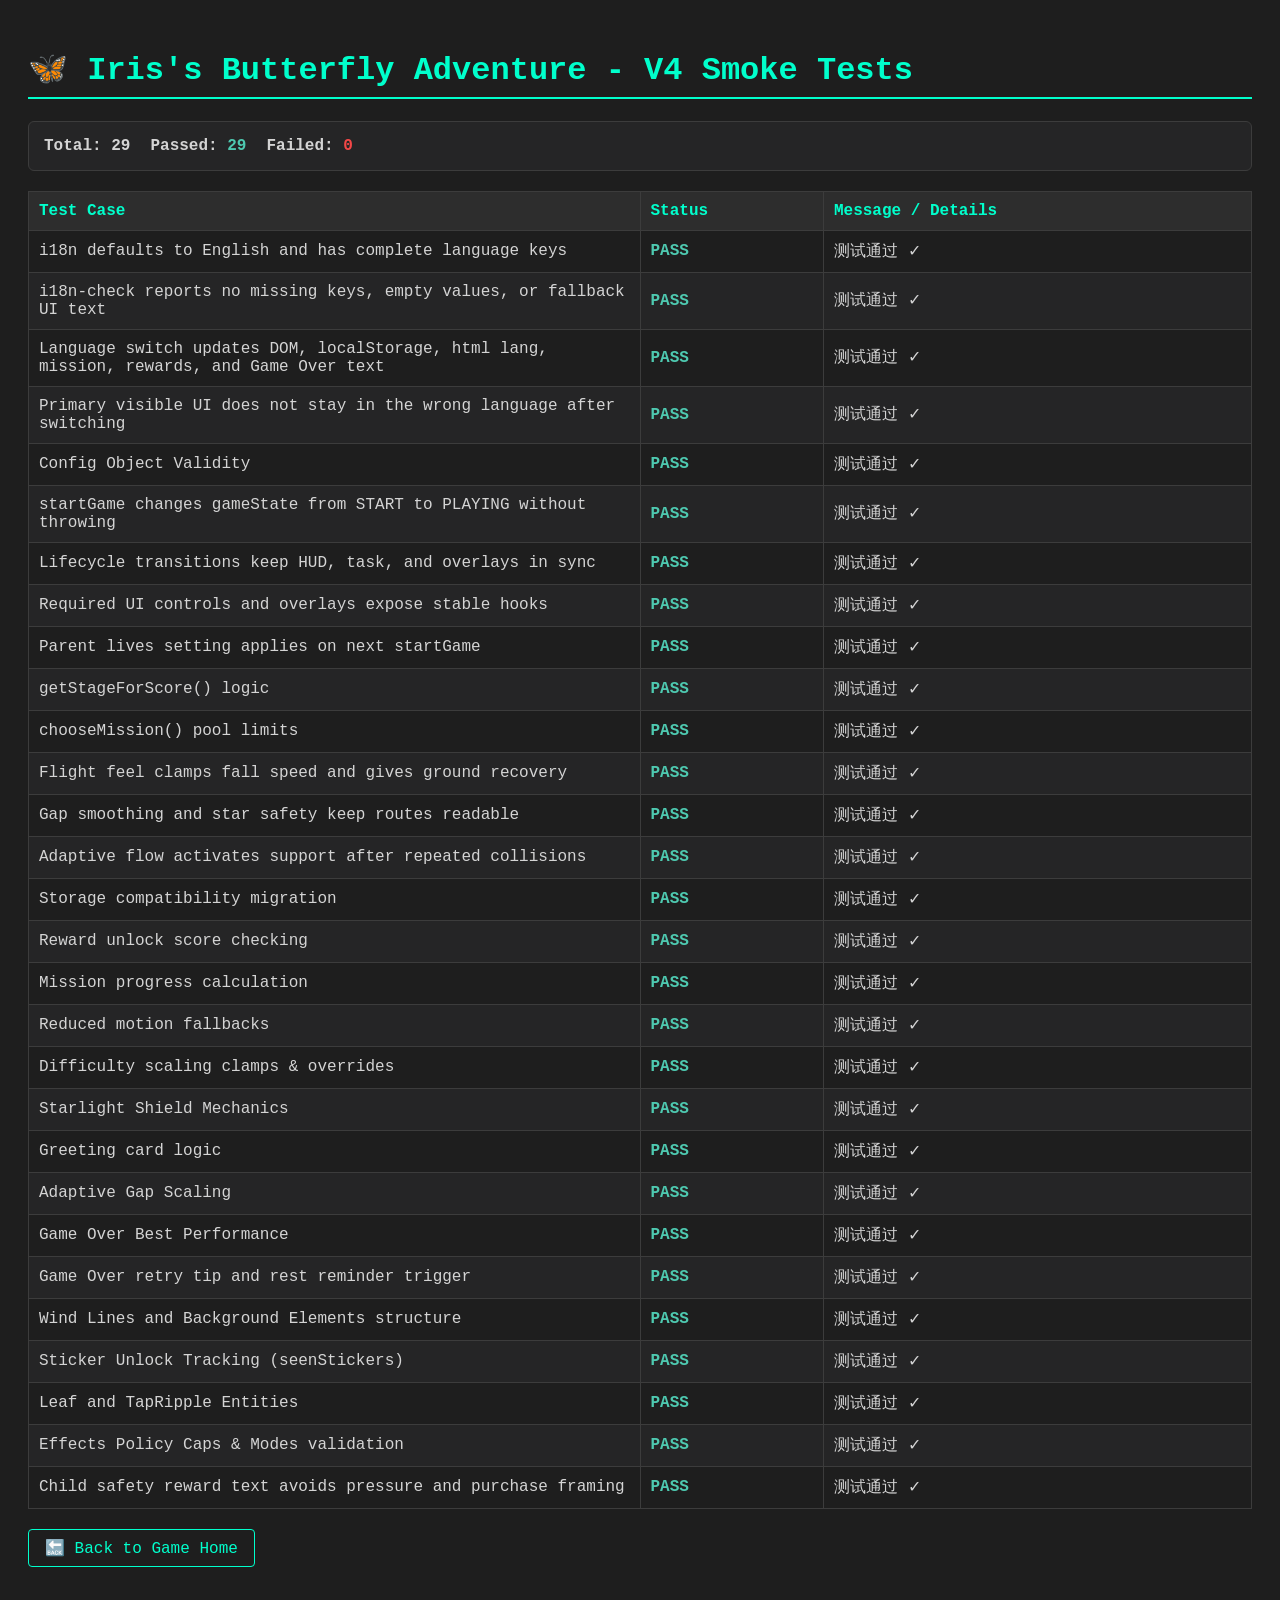
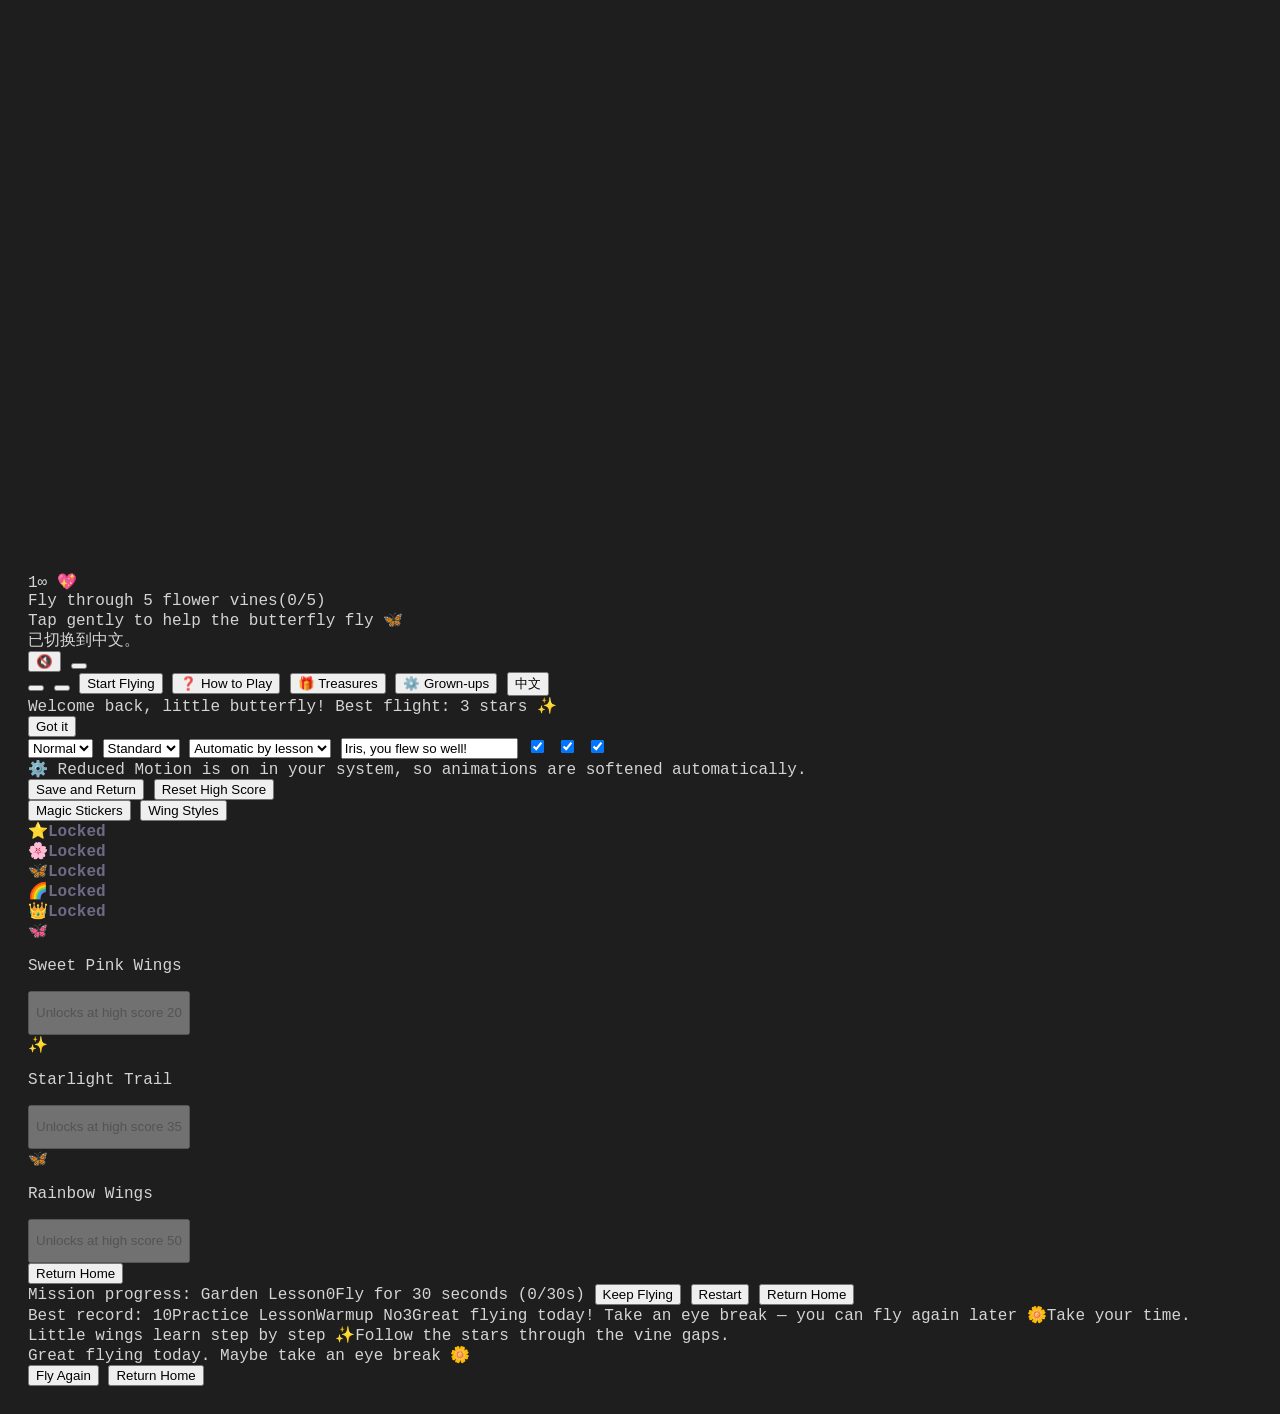
<file: v4/test.html>
<!DOCTYPE html>
<html lang="en">
<head>
    <meta charset="UTF-8">
    <meta name="viewport" content="width=device-width, initial-scale=1.0">
    <title>Iris's Butterfly Adventure - V4 Smoke Tests</title>
    <link rel="icon" href="data:,">
    <style>
        body {
            font-family: 'Courier New', Courier, monospace;
            background-color: #1e1e1e;
            color: #d4d4d4;
            padding: 20px;
        }
        h1 {
            color: #00ffcc;
            border-bottom: 2px solid #00ffcc;
            padding-bottom: 8px;
        }
        .stats {
            display: flex;
            gap: 20px;
            font-size: 16px;
            font-weight: bold;
            margin-bottom: 20px;
            background: #252526;
            padding: 15px;
            border-radius: 6px;
            border: 1px solid #3c3c3c;
        }
        .pass-count { color: #4ec9b0; }
        .fail-count { color: #f44747; }
        table {
            width: 100%;
            border-collapse: collapse;
            margin-top: 10px;
        }
        th, td {
            text-align: left;
            padding: 10px;
            border: 1px solid #3c3c3c;
        }
        th {
            background-color: #2d2d2d;
            color: #00ffcc;
        }
        tr:nth-child(even) {
            background-color: #252526;
        }
        .status-pass {
            color: #4ec9b0;
            font-weight: bold;
        }
        .status-fail {
            color: #f44747;
            font-weight: bold;
        }
        .error-msg {
            font-size: 12px;
            color: #ff8888;
            margin-top: 4px;
            display: block;
            white-space: pre-wrap;
        }
        .back-link {
            display: inline-block;
            margin-top: 20px;
            color: #00ffcc;
            text-decoration: none;
            border: 1px solid #00ffcc;
            padding: 8px 16px;
            border-radius: 4px;
            transition: all 0.2s;
        }
        .back-link:hover {
            background: #00ffcc;
            color: #1e1e1e;
        }
    </style>
</head>
<body>
    <h1>🦋 Iris's Butterfly Adventure - V4 Smoke Tests</h1>

    <div class="stats">
        <div>Total: <span id="total-tests">0</span></div>
        <div>Passed: <span id="total-passed" class="pass-count">0</span></div>
        <div>Failed: <span id="total-failed" class="fail-count">0</span></div>
    </div>

    <table>
        <thead>
            <tr>
                <th style="width: 50%;">Test Case</th>
                <th style="width: 15%;">Status</th>
                <th style="width: 35%;">Message / Details</th>
            </tr>
        </thead>
        <tbody id="test-results-body">
            <!-- Programmatically filled -->
        </tbody>
    </table>

    <a href="index.html" class="back-link">🔙 Back to Game Home</a>

    <!-- Load game files to test -->
    <script src="js/i18n.js?v=25"></script>
    <script src="js/config.js?v=25"></script>
    <script src="js/state.js?v=25"></script>
    <script src="js/storage.js?v=25"></script>
    <script src="js/audio.js?v=25"></script>
    <script src="js/director.js?v=25"></script>
    <script src="js/ui.js?v=25"></script>
    <script src="js/entities.js?v=25"></script>
    <script src="js/canvas.js?v=25"></script>
    <script src="js/missions.js?v=25"></script>
    <script src="js/rewards.js?v=25"></script>
    <script src="js/game.js?v=25"></script>
    <script src="js/i18n-check.js?v=25"></script>

    <!-- Load test cases runner -->
    <script src="js/smoke-tests.js?v=25"></script>
</body>
</html>
</file>
<file: style.css>
:root {
    --primary-color: #ff7eb3;
    --secondary-color: #9b8cff;
    --accent-yellow: #ffd36e;
    --accent-green: #77c987;
    --sky-blue: #bfefff;
    --cream: #fff7e8;
    --panel-bg: rgba(255, 255, 255, 0.88);
    --panel-solid: #fffaf2;
    --text-color: #322b5f;
    --muted-text: #6c6a86;
    --line-color: rgba(94, 83, 139, 0.16);
    --shadow-soft: 0 22px 60px rgba(95, 84, 142, 0.22);
}

* {
    margin: 0;
    padding: 0;
    box-sizing: border-box;
}

body {
    font-family: 'Outfit', 'Nunito', sans-serif;
    background:
        radial-gradient(circle at 18% 15%, rgba(255, 225, 240, 0.95), transparent 30%),
        radial-gradient(circle at 82% 12%, rgba(206, 246, 255, 0.95), transparent 32%),
        linear-gradient(135deg, #fffaf0 0%, #eafaff 46%, #fff1fa 100%);
    color: var(--text-color);
    overflow: hidden;
    display: flex;
    justify-content: center;
    align-items: center;
    min-height: 100vh;
    height: 100dvh;
    overscroll-behavior: none;
    touch-action: none;
    -webkit-text-size-adjust: 100%;
    -webkit-user-select: none;
    user-select: none;
    padding-left: env(safe-area-inset-left);
    padding-right: env(safe-area-inset-right);
}

button,
input,
select {
    font: inherit;
}

button {
    cursor: pointer;
    min-height: 44px;
    -webkit-tap-highlight-color: transparent;
}

#game-container {
    position: relative;
    width: min(400px, 100vw);
    height: min(600px, 100dvh);
    background: linear-gradient(#d7f8ff, #fff5d9);
    box-shadow: 0 24px 62px rgba(95, 84, 142, 0.18);
    border: 5px solid rgba(255, 255, 255, 0.95);
    border-radius: 24px;
    overflow: hidden;
}

canvas {
    display: block;
    width: 100%;
    height: 100%;
}

#ui-layer {
    position: absolute;
    inset: 0;
    pointer-events: none;
}

#ui-layer * {
    pointer-events: auto;
}

.panel {
    position: absolute;
    inset: 0;
    background:
        linear-gradient(180deg, rgba(255, 255, 255, 0.97), rgba(255, 250, 238, 0.96)),
        radial-gradient(circle at 30% 20%, rgba(255, 174, 210, 0.2), transparent 36%);
    display: flex;
    flex-direction: column;
    justify-content: center;
    align-items: center;
    padding: 34px;
    padding-left: calc(34px + env(safe-area-inset-left));
    padding-right: calc(34px + env(safe-area-inset-right));
    text-align: center;
    opacity: 0;
    visibility: hidden;
    transition: opacity 0.28s ease, visibility 0.28s ease;
    z-index: 100;
}

.panel.active {
    opacity: 1;
    visibility: visible;
}

.panel h1,
.panel h2 {
    color: var(--text-color);
    line-height: 1.05;
}

#start-screen h1 {
    font-size: 2.4rem;
    margin-bottom: 20px;
    color: #6d5bd0;
    z-index: 5;
}

.glow-text {
    text-shadow: 0 4px 0 rgba(255, 255, 255, 0.9), 0 12px 32px rgba(255, 126, 179, 0.38);
}

/* Background floating decorations */
.start-deco {
    position: absolute;
    opacity: 0.18;
    font-size: 2.2rem;
    pointer-events: none;
    z-index: 1;
    animation: floatDeco 6s infinite ease-in-out;
}
.deco-cloud {
    top: 10%;
    left: 10%;
    animation-delay: 0s;
}
.deco-star {
    top: 22%;
    right: 12%;
    animation-delay: 1.5s;
}
.deco-flower {
    bottom: 24%;
    left: 14%;
    animation-delay: 3s;
}

@keyframes floatDeco {
    0%, 100% { transform: translateY(0) rotate(0deg); }
    50% { transform: translateY(-8px) rotate(5deg); }
}

.diff-selector {
    display: grid;
    width: 100%;
    gap: 9px;
    margin: 8px 0 18px;
    z-index: 5;
}

.btn-diff,
.btn-main,
.btn-secondary,
.tab-btn,
.btn-buy {
    border: 0;
    border-radius: 999px;
    font-weight: 800;
    transition: transform 0.18s ease, box-shadow 0.18s ease, opacity 0.18s ease;
}

.btn-diff {
    display: flex;
    flex-direction: column;
    align-items: center;
    justify-content: center;
    padding: 8px 16px;
    height: auto;
    min-height: 52px;
    color: #594f87;
    background: rgba(255, 255, 255, 0.95);
    border: 2px solid rgba(155, 140, 255, 0.22);
    position: relative;
}

.btn-diff.active {
    color: white;
    background: linear-gradient(135deg, #7ec8ff, #ff8dbc);
    border: 2.5px solid #ff8dbc;
    box-shadow: 0 10px 20px rgba(155, 140, 255, 0.25);
}

.btn-diff.active::after {
    content: "✓";
    position: absolute;
    top: 4px;
    right: 8px;
    font-size: 0.8rem;
    font-weight: 900;
    color: #fff;
    background: #ff8dbc;
    border-radius: 50%;
    width: 14px;
    height: 14px;
    display: flex;
    align-items: center;
    justify-content: center;
}

.diff-title {
    font-size: 0.95rem;
    font-weight: 800;
}
.diff-desc {
    font-size: 0.72rem;
    font-weight: 500;
    opacity: 0.85;
    margin-top: 2px;
}

.btn-main {
    background: linear-gradient(135deg, #ff86bf, #7dc8ff);
    border: none;
    color: white;
    padding: 14px 36px;
    font-size: 1.12rem;
    border-radius: 999px;
    margin: 8px;
    font-weight: 900;
    box-shadow: 0 12px 24px rgba(255, 126, 179, 0.28);
}

#start-btn {
    font-size: 1.22rem;
    padding: 16px 42px;
    animation: breathingStart 2.4s infinite ease-in-out;
    z-index: 5;
}

#start-btn:hover {
    animation-play-state: paused;
    transform: translateY(-1px) scale(1.05);
}

#start-btn:active {
    animation-play-state: paused;
    transform: scale(0.98);
}

@keyframes breathingStart {
    0%, 100% { transform: scale(1); }
    50% { transform: scale(1.04); }
}

.btn-secondary {
    background: rgba(255, 255, 255, 0.96);
    border: 2px solid rgba(155, 140, 255, 0.22);
    color: var(--text-color);
    padding: 12px 28px;
    border-radius: 999px;
    margin: 7px;
    font-weight: 850;
}

.btn-secondary.confirm-state {
    border-color: #ff86bf;
    color: #ff3b80;
    background: #fff0f5;
}

.btn-main:hover,
.btn-secondary:hover,
.btn-diff:hover,
.btn-icon:hover,
.tab-btn:hover,
.btn-buy:hover {
    transform: translateY(-1px) scale(1.02);
}

.btn-main:focus-visible,
.btn-secondary:focus-visible,
.btn-diff:focus-visible,
.btn-icon:focus-visible,
.tab-btn:focus-visible,
.btn-buy:focus-visible,
select:focus-visible,
input:focus-visible {
    outline: 4px solid rgba(255, 211, 110, 0.95);
    outline-offset: 3px;
    box-shadow: 0 0 0 7px rgba(125, 200, 255, 0.25);
}

.button-row,
.button-group {
    display: flex;
    justify-content: center;
    flex-wrap: wrap;
    gap: 12px;
    z-index: 5;
}

#hud {
    position: absolute;
    top: 0;
    left: 0;
    width: 100%;
    padding: 14px;
    padding-left: calc(14px + env(safe-area-inset-left));
    padding-right: calc(14px + env(safe-area-inset-right));
    display: flex;
    justify-content: space-between;
    pointer-events: none;
    z-index: 40;
}

.hud-group {
    display: flex;
    gap: 8px;
    align-items: center;
}

.hud-item {
    background: rgba(255, 255, 255, 0.93);
    backdrop-filter: blur(8px);
    padding: 8px 12px;
    border-radius: 16px;
    color: var(--text-color);
    font-weight: 900;
    font-size: 0.95rem;
    display: flex;
    align-items: center;
    gap: 6px;
    border: 1px solid rgba(255, 255, 255, 0.85);
    box-shadow: 0 8px 18px rgba(95, 84, 142, 0.12);
}

.btn-icon {
    width: 46px;
    height: 46px;
    border-radius: 50%;
    background: rgba(255, 255, 255, 0.94);
    border: 1px solid rgba(255, 255, 255, 0.9);
    color: var(--text-color);
    font-size: 1.15rem;
    display: flex;
    justify-content: center;
    align-items: center;
    box-shadow: 0 8px 18px rgba(95, 84, 142, 0.12);
}

#task-display {
    position: absolute;
    top: 72px;
    left: 50%;
    transform: translateX(-50%);
    z-index: 42;
    white-space: nowrap;
}

.input-group {
    margin: 12px 0;
    text-align: left;
    width: 100%;
}

.input-group label {
    display: block;
    margin-bottom: 6px;
    color: var(--muted-text);
    font-size: 0.9rem;
    font-weight: 800;
}

.input-group select,
.input-group input {
    width: 100%;
    padding: 11px 12px;
    border-radius: 14px;
    background: #fff;
    border: 2px solid rgba(155, 140, 255, 0.18);
    color: var(--text-color);
    outline: none;
}

.settings-desc {
    font-size: 0.82rem;
    color: var(--muted-text);
    margin-bottom: 12px;
    font-weight: 600;
}

.setting-tip {
    font-size: 0.72rem;
    color: var(--muted-text);
    margin-top: 5px;
    line-height: 1.35;
    font-weight: 600;
}

.hidden {
    display: none !important;
}

#message-display {
    position: absolute;
    top: 118px;
    left: 7%;
    width: 86%;
    text-align: center;
    font-size: 1.08rem;
    font-weight: 900;
    color: #714c00;
    background: rgba(255, 245, 187, 0.94);
    border: 2px solid rgba(255, 211, 110, 0.8);
    padding: 10px 12px;
    border-radius: 18px;
    z-index: 50;
    box-shadow: 0 10px 24px rgba(201, 145, 39, 0.18);
    animation: bounceIn 0.45s cubic-bezier(0.175, 0.885, 0.32, 1.275);
    pointer-events: none;
    transition: transform 0.22s ease, background 0.22s ease;
}

#message-display.ribbon-style {
    background: linear-gradient(135deg, #ffe38f, #ff9ebd);
    color: #5c3500;
    border: 2px dashed #ff7eb3;
    box-shadow: 0 12px 28px rgba(255, 126, 179, 0.28);
    transform: scale(1.04);
}

#easter-egg-msg {
    position: absolute;
    width: 82%;
    top: 50%;
    left: 9%;
    transform: translateY(-50%);
    background: linear-gradient(135deg, rgba(255, 150, 195, 0.96), rgba(155, 140, 255, 0.96));
    padding: 28px;
    border-radius: 30px;
    border: 5px solid #fff;
    box-shadow: 0 22px 50px rgba(155, 140, 255, 0.34);
    color: #fff;
    font-size: 1.45rem;
    font-weight: 900;
    z-index: 200;
    pointer-events: none;
    display: flex;
    flex-direction: column;
    align-items: center;
    gap: 15px;
}

.final-stats {
    width: 100%;
    max-width: 260px;
    margin: 18px 0 10px;
    padding: 18px;
    border-radius: 22px;
    background: rgba(255, 255, 255, 0.75);
    color: var(--text-color);
    border: 1px solid var(--line-color);
}

.treasure-desc {
    font-size: 0.85rem;
    color: var(--muted-text);
    margin-top: 4px;
    margin-bottom: 8px;
    font-weight: 600;
}

.tabs {
    display: flex;
    gap: 10px;
    margin: 14px 0;
    width: 100%;
}

.tab-btn {
    flex: 1;
    padding: 11px 12px;
    color: var(--text-color);
    background: rgba(255, 255, 255, 0.8);
    border: 2px solid rgba(155, 140, 255, 0.15);
    border-radius: 16px;
    font-weight: 800;
}

.tab-btn.active {
    color: white;
    background: linear-gradient(135deg, #7dc8ff, #ff8dbc);
    border: 2.5px solid #ff8dbc;
    box-shadow: 0 12px 24px rgba(255, 126, 179, 0.3);
    transform: scale(1.03);
}

.tab-content {
    display: none;
    width: 100%;
}

.tab-content.active {
    display: block;
}

#treasure-screen .tab-content {
    flex: 1;
    min-height: 0;
}

#close-treasure-btn {
    margin-top: auto;
    width: 100%;
    padding: 14px 28px;
    font-size: 1.15rem;
    background: linear-gradient(135deg, #ff86bf, #7dc8ff);
    box-shadow: 0 10px 25px rgba(255, 126, 179, 0.35);
    border: 2px solid #fff;
    color: #fff;
    font-weight: 900;
}

.sticker-grid,
.cosmetic-grid {
    display: grid;
    grid-template-columns: repeat(3, 1fr);
    gap: 12px;
    width: 100%;
    margin: 12px 0;
}

.sticker,
.cosmetic-item {
    min-height: 86px;
    border-radius: 18px;
    background: rgba(255, 255, 255, 0.74);
    border: 1px solid var(--line-color);
    display: flex;
    justify-content: center;
    align-items: center;
    flex-direction: column;
    gap: 5px;
    color: var(--text-color);
    transition: all 0.22s ease;
}

.sticker {
    position: relative;
    font-size: 2rem;
    overflow: hidden;
}

.sticker.locked {
    opacity: 0.68;
    background: rgba(245, 245, 245, 0.7);
    border: 2px dashed rgba(94, 83, 139, 0.2);
}

.sticker.locked .sticker-emoji {
    filter: grayscale(50%) opacity(0.5);
}

.sticker:not(.locked) {
    opacity: 1;
    background: radial-gradient(circle at center, #fffef0 0%, #fff 100%);
    box-shadow: 0 10px 24px rgba(255, 200, 50, 0.3);
    border: 3px solid #ffca36;
    transform: scale(1.04);
}

.sticker:not(.locked) .sticker-emoji {
    filter: none;
    opacity: 1;
    animation: pulseSticker 2s infinite ease-in-out;
}

@keyframes pulseSticker {
    0%, 100% { transform: scale(1); }
    50% { transform: scale(1.1); }
}

.sticker-status {
    color: #5a527d;
    font-size: 0.72rem;
    font-weight: 900;
    line-height: 1;
}

.sticker.locked::after {
    content: "🔒";
    position: absolute;
    top: 7px;
    right: 8px;
    font-size: 0.82rem;
}

.cosmetic-preview {
    font-size: 1.8rem;
}

.cosmetic-item p {
    font-size: 0.76rem;
    font-weight: 800;
}

.btn-buy {
    min-height: 34px;
    padding: 6px 12px;
    color: white;
    background: linear-gradient(135deg, #ffba5c, #ff7eb3);
    font-size: 0.8rem;
    border-radius: 20px;
    font-weight: 800;
    border: none;
    box-shadow: 0 4px 10px rgba(255, 126, 179, 0.2);
}

.btn-buy.owned {
    background: linear-gradient(135deg, #7dc8ff, #9b8cff);
    box-shadow: 0 4px 10px rgba(125, 200, 255, 0.2);
}

.btn-buy.active-cosmetic {
    background: linear-gradient(135deg, #5fb86a, #8bd080);
    box-shadow: 0 4px 10px rgba(95, 184, 106, 0.25);
}

.btn-buy.locked-cosmetic {
    font-size: 0.75rem;
    background: linear-gradient(135deg, #bbbbbb, #999999);
    box-shadow: none;
    padding: 6px 4px;
    cursor: not-allowed;
}

.rainbow-anim {
    animation: hueSpin 8s linear infinite;
}

@keyframes hueSpin {
    from { filter: hue-rotate(0deg); }
    to { filter: hue-rotate(360deg); }
}

@keyframes bounceIn {
    0% { transform: scale(0.3); opacity: 0; }
    55% { transform: scale(1.05); opacity: 1; }
    78% { transform: scale(0.94); }
    100% { transform: scale(1); }
}

@media (prefers-reduced-motion: reduce) {
    * {
        animation-duration: 0.01ms !important;
        animation-iteration-count: 1 !important;
        transition-duration: 0.01ms !important;
    }
}

@media (max-width: 430px) {
    #game-container {
        border-radius: 0;
        border: 0;
        width: 100vw;
        height: 100dvh;
    }

    .panel {
        padding: 22px;
        padding-left: calc(22px + env(safe-area-inset-left));
        padding-right: calc(22px + env(safe-area-inset-right));
    }

    #start-screen h1 {
        font-size: 2rem;
    }

    .diff-selector {
        grid-template-columns: 1fr;
        gap: 10px;
    }

    .button-row {
        gap: 16px;
        justify-content: center;
        width: 100%;
        padding-left: env(safe-area-inset-left);
        padding-right: env(safe-area-inset-right);
    }

    .btn-icon {
        width: 50px;
        height: 50px;
        font-size: 1.3rem;
    }

    .hud-item {
        padding: 8px 10px;
        font-size: 0.88rem;
    }

    #hud {
        padding: 10px;
        padding-left: calc(10px + env(safe-area-inset-left));
        padding-right: calc(10px + env(safe-area-inset-right));
    }
}

@media (max-width: 360px) {
    .sticker-grid,
    .cosmetic-grid {
        grid-template-columns: repeat(2, 1fr);
    }
}
</file>
<file: legacy-v1/style.css>
:root {
    --primary-color: #ff7eb3;
    --secondary-color: #9b8cff;
    --accent-yellow: #ffd36e;
    --accent-green: #77c987;
    --sky-blue: #bfefff;
    --cream: #fff7e8;
    --panel-bg: rgba(255, 255, 255, 0.88);
    --panel-solid: #fffaf2;
    --text-color: #322b5f;
    --muted-text: #6c6a86;
    --line-color: rgba(94, 83, 139, 0.16);
    --shadow-soft: 0 22px 60px rgba(95, 84, 142, 0.22);
}

* {
    margin: 0;
    padding: 0;
    box-sizing: border-box;
}

body {
    font-family: 'Outfit', 'Nunito', sans-serif;
    background:
        radial-gradient(circle at 18% 15%, rgba(255, 225, 240, 0.95), transparent 30%),
        radial-gradient(circle at 82% 12%, rgba(206, 246, 255, 0.95), transparent 32%),
        linear-gradient(135deg, #fffaf0 0%, #eafaff 46%, #fff1fa 100%);
    color: var(--text-color);
    overflow: hidden;
    display: flex;
    justify-content: center;
    align-items: center;
    min-height: 100vh;
    height: 100dvh;
    overscroll-behavior: none;
    touch-action: none;
    -webkit-text-size-adjust: 100%;
    -webkit-user-select: none;
    user-select: none;
    padding-left: env(safe-area-inset-left);
    padding-right: env(safe-area-inset-right);
}

button,
input,
select {
    font: inherit;
}

button {
    cursor: pointer;
    min-height: 44px;
    -webkit-tap-highlight-color: transparent;
}

#game-container {
    position: relative;
    width: min(400px, 100vw);
    height: min(600px, 100dvh);
    background: linear-gradient(#d7f8ff, #fff5d9);
    box-shadow: 0 24px 62px rgba(95, 84, 142, 0.18);
    border: 5px solid rgba(255, 255, 255, 0.95);
    border-radius: 24px;
    overflow: hidden;
}

canvas {
    display: block;
    width: 100%;
    height: 100%;
}

#ui-layer {
    position: absolute;
    inset: 0;
    pointer-events: none;
}

#ui-layer * {
    pointer-events: auto;
}

.panel {
    position: absolute;
    inset: 0;
    background:
        linear-gradient(180deg, rgba(255, 255, 255, 0.97), rgba(255, 250, 238, 0.96)),
        radial-gradient(circle at 30% 20%, rgba(255, 174, 210, 0.2), transparent 36%);
    display: flex;
    flex-direction: column;
    justify-content: center;
    align-items: center;
    padding: 34px;
    padding-left: calc(34px + env(safe-area-inset-left));
    padding-right: calc(34px + env(safe-area-inset-right));
    text-align: center;
    opacity: 0;
    visibility: hidden;
    transition: opacity 0.28s ease, visibility 0.28s ease;
    z-index: 100;
}

.panel.active {
    opacity: 1;
    visibility: visible;
}

.panel h1,
.panel h2 {
    color: var(--text-color);
    line-height: 1.05;
}

#start-screen h1 {
    font-size: 2.4rem;
    margin-bottom: 20px;
    color: #6d5bd0;
    z-index: 5;
}

.glow-text {
    text-shadow: 0 4px 0 rgba(255, 255, 255, 0.9), 0 12px 32px rgba(255, 126, 179, 0.38);
}

/* Background floating decorations */
.start-deco {
    position: absolute;
    opacity: 0.18;
    font-size: 2.2rem;
    pointer-events: none;
    z-index: 1;
    animation: floatDeco 6s infinite ease-in-out;
}
.deco-cloud {
    top: 10%;
    left: 10%;
    animation-delay: 0s;
}
.deco-star {
    top: 22%;
    right: 12%;
    animation-delay: 1.5s;
}
.deco-flower {
    bottom: 24%;
    left: 14%;
    animation-delay: 3s;
}

@keyframes floatDeco {
    0%, 100% { transform: translateY(0) rotate(0deg); }
    50% { transform: translateY(-8px) rotate(5deg); }
}

.diff-selector {
    display: grid;
    width: 100%;
    gap: 9px;
    margin: 8px 0 18px;
    z-index: 5;
}

.btn-diff,
.btn-main,
.btn-secondary,
.tab-btn,
.btn-buy {
    border: 0;
    border-radius: 999px;
    font-weight: 800;
    transition: transform 0.18s ease, box-shadow 0.18s ease, opacity 0.18s ease;
}

.btn-diff {
    display: flex;
    flex-direction: column;
    align-items: center;
    justify-content: center;
    padding: 8px 16px;
    height: auto;
    min-height: 52px;
    color: #594f87;
    background: rgba(255, 255, 255, 0.95);
    border: 2px solid rgba(155, 140, 255, 0.22);
    position: relative;
}

.btn-diff.active {
    color: white;
    background: linear-gradient(135deg, #7ec8ff, #ff8dbc);
    border: 2.5px solid #ff8dbc;
    box-shadow: 0 10px 20px rgba(155, 140, 255, 0.25);
}

.btn-diff.active::after {
    content: "✓";
    position: absolute;
    top: 4px;
    right: 8px;
    font-size: 0.8rem;
    font-weight: 900;
    color: #fff;
    background: #ff8dbc;
    border-radius: 50%;
    width: 14px;
    height: 14px;
    display: flex;
    align-items: center;
    justify-content: center;
}

.diff-title {
    font-size: 0.95rem;
    font-weight: 800;
}
.diff-desc {
    font-size: 0.72rem;
    font-weight: 500;
    opacity: 0.85;
    margin-top: 2px;
}

.btn-main {
    background: linear-gradient(135deg, #ff86bf, #7dc8ff);
    border: none;
    color: white;
    padding: 14px 36px;
    font-size: 1.12rem;
    border-radius: 999px;
    margin: 8px;
    font-weight: 900;
    box-shadow: 0 12px 24px rgba(255, 126, 179, 0.28);
}

#start-btn {
    font-size: 1.22rem;
    padding: 16px 42px;
    animation: breathingStart 2.4s infinite ease-in-out;
    z-index: 5;
}

#start-btn:hover {
    animation-play-state: paused;
    transform: translateY(-1px) scale(1.05);
}

#start-btn:active {
    animation-play-state: paused;
    transform: scale(0.98);
}

@keyframes breathingStart {
    0%, 100% { transform: scale(1); }
    50% { transform: scale(1.04); }
}

.btn-secondary {
    background: rgba(255, 255, 255, 0.96);
    border: 2px solid rgba(155, 140, 255, 0.22);
    color: var(--text-color);
    padding: 12px 28px;
    border-radius: 999px;
    margin: 7px;
    font-weight: 850;
}

.btn-secondary.confirm-state {
    border-color: #ff86bf;
    color: #ff3b80;
    background: #fff0f5;
}

.btn-main:hover,
.btn-secondary:hover,
.btn-diff:hover,
.btn-icon:hover,
.tab-btn:hover,
.btn-buy:hover {
    transform: translateY(-1px) scale(1.02);
}

.btn-main:focus-visible,
.btn-secondary:focus-visible,
.btn-diff:focus-visible,
.btn-icon:focus-visible,
.tab-btn:focus-visible,
.btn-buy:focus-visible,
select:focus-visible,
input:focus-visible {
    outline: 4px solid rgba(255, 211, 110, 0.95);
    outline-offset: 3px;
    box-shadow: 0 0 0 7px rgba(125, 200, 255, 0.25);
}

.button-row,
.button-group {
    display: flex;
    justify-content: center;
    flex-wrap: wrap;
    gap: 12px;
    z-index: 5;
}

#hud {
    position: absolute;
    top: 0;
    left: 0;
    width: 100%;
    padding: 14px;
    padding-left: calc(14px + env(safe-area-inset-left));
    padding-right: calc(14px + env(safe-area-inset-right));
    display: flex;
    justify-content: space-between;
    pointer-events: none;
    z-index: 40;
}

.hud-group {
    display: flex;
    gap: 8px;
    align-items: center;
}

.hud-item {
    background: rgba(255, 255, 255, 0.93);
    backdrop-filter: blur(8px);
    padding: 8px 12px;
    border-radius: 16px;
    color: var(--text-color);
    font-weight: 900;
    font-size: 0.95rem;
    display: flex;
    align-items: center;
    gap: 6px;
    border: 1px solid rgba(255, 255, 255, 0.85);
    box-shadow: 0 8px 18px rgba(95, 84, 142, 0.12);
}

.btn-icon {
    width: 46px;
    height: 46px;
    border-radius: 50%;
    background: rgba(255, 255, 255, 0.94);
    border: 1px solid rgba(255, 255, 255, 0.9);
    color: var(--text-color);
    font-size: 1.15rem;
    display: flex;
    justify-content: center;
    align-items: center;
    box-shadow: 0 8px 18px rgba(95, 84, 142, 0.12);
}

#task-display {
    position: absolute;
    top: 72px;
    left: 50%;
    transform: translateX(-50%);
    z-index: 42;
    white-space: nowrap;
}

.input-group {
    margin: 12px 0;
    text-align: left;
    width: 100%;
}

.input-group label {
    display: block;
    margin-bottom: 6px;
    color: var(--muted-text);
    font-size: 0.9rem;
    font-weight: 800;
}

.input-group select,
.input-group input {
    width: 100%;
    padding: 11px 12px;
    border-radius: 14px;
    background: #fff;
    border: 2px solid rgba(155, 140, 255, 0.18);
    color: var(--text-color);
    outline: none;
}

.settings-desc {
    font-size: 0.82rem;
    color: var(--muted-text);
    margin-bottom: 12px;
    font-weight: 600;
}

.setting-tip {
    font-size: 0.72rem;
    color: var(--muted-text);
    margin-top: 5px;
    line-height: 1.35;
    font-weight: 600;
}

.hidden {
    display: none !important;
}

#message-display {
    position: absolute;
    top: 118px;
    left: 7%;
    width: 86%;
    text-align: center;
    font-size: 1.08rem;
    font-weight: 900;
    color: #714c00;
    background: rgba(255, 245, 187, 0.94);
    border: 2px solid rgba(255, 211, 110, 0.8);
    padding: 10px 12px;
    border-radius: 18px;
    z-index: 50;
    box-shadow: 0 10px 24px rgba(201, 145, 39, 0.18);
    animation: bounceIn 0.45s cubic-bezier(0.175, 0.885, 0.32, 1.275);
    pointer-events: none;
    transition: transform 0.22s ease, background 0.22s ease;
}

#message-display.ribbon-style {
    background: linear-gradient(135deg, #ffe38f, #ff9ebd);
    color: #5c3500;
    border: 2px dashed #ff7eb3;
    box-shadow: 0 12px 28px rgba(255, 126, 179, 0.28);
    transform: scale(1.04);
}

#easter-egg-msg {
    position: absolute;
    width: 82%;
    top: 50%;
    left: 9%;
    transform: translateY(-50%);
    background: linear-gradient(135deg, rgba(255, 150, 195, 0.96), rgba(155, 140, 255, 0.96));
    padding: 28px;
    border-radius: 30px;
    border: 5px solid #fff;
    box-shadow: 0 22px 50px rgba(155, 140, 255, 0.34);
    color: #fff;
    font-size: 1.45rem;
    font-weight: 900;
    z-index: 200;
    pointer-events: none;
    display: flex;
    flex-direction: column;
    align-items: center;
    gap: 15px;
}

.final-stats {
    width: 100%;
    max-width: 260px;
    margin: 18px 0 10px;
    padding: 18px;
    border-radius: 22px;
    background: rgba(255, 255, 255, 0.75);
    color: var(--text-color);
    border: 1px solid var(--line-color);
}

.treasure-desc {
    font-size: 0.85rem;
    color: var(--muted-text);
    margin-top: 4px;
    margin-bottom: 8px;
    font-weight: 600;
}

.tabs {
    display: flex;
    gap: 10px;
    margin: 14px 0;
    width: 100%;
}

.tab-btn {
    flex: 1;
    padding: 11px 12px;
    color: var(--text-color);
    background: rgba(255, 255, 255, 0.8);
    border: 2px solid rgba(155, 140, 255, 0.15);
    border-radius: 16px;
    font-weight: 800;
}

.tab-btn.active {
    color: white;
    background: linear-gradient(135deg, #7dc8ff, #ff8dbc);
    border: 2.5px solid #ff8dbc;
    box-shadow: 0 12px 24px rgba(255, 126, 179, 0.3);
    transform: scale(1.03);
}

.tab-content {
    display: none;
    width: 100%;
}

.tab-content.active {
    display: block;
}

#treasure-screen .tab-content {
    flex: 1;
    min-height: 0;
}

#close-treasure-btn {
    margin-top: auto;
    width: 100%;
    padding: 14px 28px;
    font-size: 1.15rem;
    background: linear-gradient(135deg, #ff86bf, #7dc8ff);
    box-shadow: 0 10px 25px rgba(255, 126, 179, 0.35);
    border: 2px solid #fff;
    color: #fff;
    font-weight: 900;
}

.sticker-grid,
.cosmetic-grid {
    display: grid;
    grid-template-columns: repeat(3, 1fr);
    gap: 12px;
    width: 100%;
    margin: 12px 0;
}

.sticker,
.cosmetic-item {
    min-height: 86px;
    border-radius: 18px;
    background: rgba(255, 255, 255, 0.74);
    border: 1px solid var(--line-color);
    display: flex;
    justify-content: center;
    align-items: center;
    flex-direction: column;
    gap: 5px;
    color: var(--text-color);
    transition: all 0.22s ease;
}

.sticker {
    position: relative;
    font-size: 2rem;
    overflow: hidden;
}

.sticker.locked {
    opacity: 0.68;
    background: rgba(245, 245, 245, 0.7);
    border: 2px dashed rgba(94, 83, 139, 0.2);
}

.sticker.locked .sticker-emoji {
    filter: grayscale(50%) opacity(0.5);
}

.sticker:not(.locked) {
    opacity: 1;
    background: radial-gradient(circle at center, #fffef0 0%, #fff 100%);
    box-shadow: 0 10px 24px rgba(255, 200, 50, 0.3);
    border: 3px solid #ffca36;
    transform: scale(1.04);
}

.sticker:not(.locked) .sticker-emoji {
    filter: none;
    opacity: 1;
    animation: pulseSticker 2s infinite ease-in-out;
}

@keyframes pulseSticker {
    0%, 100% { transform: scale(1); }
    50% { transform: scale(1.1); }
}

.sticker-status {
    color: #5a527d;
    font-size: 0.72rem;
    font-weight: 900;
    line-height: 1;
}

.sticker.locked::after {
    content: "🔒";
    position: absolute;
    top: 7px;
    right: 8px;
    font-size: 0.82rem;
}

.cosmetic-preview {
    font-size: 1.8rem;
}

.cosmetic-item p {
    font-size: 0.76rem;
    font-weight: 800;
}

.btn-buy {
    min-height: 34px;
    padding: 6px 12px;
    color: white;
    background: linear-gradient(135deg, #ffba5c, #ff7eb3);
    font-size: 0.8rem;
    border-radius: 20px;
    font-weight: 800;
    border: none;
    box-shadow: 0 4px 10px rgba(255, 126, 179, 0.2);
}

.btn-buy.owned {
    background: linear-gradient(135deg, #7dc8ff, #9b8cff);
    box-shadow: 0 4px 10px rgba(125, 200, 255, 0.2);
}

.btn-buy.active-cosmetic {
    background: linear-gradient(135deg, #5fb86a, #8bd080);
    box-shadow: 0 4px 10px rgba(95, 184, 106, 0.25);
}

.btn-buy.locked-cosmetic {
    font-size: 0.75rem;
    background: linear-gradient(135deg, #bbbbbb, #999999);
    box-shadow: none;
    padding: 6px 4px;
    cursor: not-allowed;
}

.rainbow-anim {
    animation: hueSpin 8s linear infinite;
}

@keyframes hueSpin {
    from { filter: hue-rotate(0deg); }
    to { filter: hue-rotate(360deg); }
}

@keyframes bounceIn {
    0% { transform: scale(0.3); opacity: 0; }
    55% { transform: scale(1.05); opacity: 1; }
    78% { transform: scale(0.94); }
    100% { transform: scale(1); }
}

@media (prefers-reduced-motion: reduce) {
    * {
        animation-duration: 0.01ms !important;
        animation-iteration-count: 1 !important;
        transition-duration: 0.01ms !important;
    }
}

@media (max-width: 430px) {
    #game-container {
        border-radius: 0;
        border: 0;
        width: 100vw;
        height: 100dvh;
    }

    .panel {
        padding: 22px;
        padding-left: calc(22px + env(safe-area-inset-left));
        padding-right: calc(22px + env(safe-area-inset-right));
    }

    #start-screen h1 {
        font-size: 2rem;
    }

    .diff-selector {
        grid-template-columns: 1fr;
        gap: 10px;
    }

    .button-row {
        gap: 16px;
        justify-content: center;
        width: 100%;
        padding-left: env(safe-area-inset-left);
        padding-right: env(safe-area-inset-right);
    }

    .btn-icon {
        width: 50px;
        height: 50px;
        font-size: 1.3rem;
    }

    .hud-item {
        padding: 8px 10px;
        font-size: 0.88rem;
    }

    #hud {
        padding: 10px;
        padding-left: calc(10px + env(safe-area-inset-left));
        padding-right: calc(10px + env(safe-area-inset-right));
    }
}

@media (max-width: 360px) {
    .sticker-grid,
    .cosmetic-grid {
        grid-template-columns: repeat(2, 1fr);
    }
}
</file>
<file: v3/style.css>
:root {
    --primary-color: #ff7eb3;
    --secondary-color: #9b8cff;
    --accent-yellow: #ffd36e;
    --accent-green: #77c987;
    --sky-blue: #bfefff;
    --cream: #fff7e8;
    --panel-bg: rgba(255, 255, 255, 0.88);
    --panel-solid: #fffaf2;
    --text-color: #322b5f;
    --muted-text: #6c6a86;
    --line-color: rgba(94, 83, 139, 0.16);
    --shadow-soft: 0 22px 60px rgba(95, 84, 142, 0.22);
}

* {
    margin: 0;
    padding: 0;
    box-sizing: border-box;
}

body {
    font-family: 'Outfit', 'Nunito', sans-serif;
    background:
        radial-gradient(circle at 18% 15%, rgba(255, 225, 240, 0.95), transparent 30%),
        radial-gradient(circle at 82% 12%, rgba(206, 246, 255, 0.95), transparent 32%),
        linear-gradient(135deg, #fffaf0 0%, #eafaff 46%, #fff1fa 100%);
    color: var(--text-color);
    overflow: hidden;
    display: flex;
    justify-content: center;
    align-items: center;
    min-height: 100vh;
    height: 100dvh;
    overscroll-behavior: none;
    touch-action: none;
    -webkit-text-size-adjust: 100%;
    -webkit-user-select: none;
    user-select: none;
    padding-left: env(safe-area-inset-left);
    padding-right: env(safe-area-inset-right);
}

button,
input,
select {
    font: inherit;
}

button {
    cursor: pointer;
    min-height: 44px;
    -webkit-tap-highlight-color: transparent;
}

#game-container {
    position: relative;
    width: min(400px, 100vw);
    height: min(600px, 100dvh);
    background: linear-gradient(#d7f8ff, #fff5d9);
    box-shadow: 0 24px 62px rgba(95, 84, 142, 0.18);
    border: 5px solid rgba(255, 255, 255, 0.95);
    border-radius: 24px;
    overflow: hidden;
}

canvas {
    display: block;
    width: 100%;
    height: 100%;
}

#ui-layer {
    position: absolute;
    inset: 0;
    pointer-events: none;
}

#ui-layer * {
    pointer-events: auto;
}

.panel {
    position: absolute;
    inset: 0;
    background:
        linear-gradient(180deg, rgba(255, 255, 255, 0.97), rgba(255, 250, 238, 0.96)),
        radial-gradient(circle at 30% 20%, rgba(255, 174, 210, 0.2), transparent 36%);
    display: flex;
    flex-direction: column;
    justify-content: center;
    align-items: center;
    padding: 28px;
    padding-left: calc(28px + env(safe-area-inset-left));
    padding-right: calc(28px + env(safe-area-inset-right));
    text-align: center;
    opacity: 0;
    visibility: hidden;
    transition: opacity 0.28s ease, visibility 0.28s ease;
    z-index: 100;
}

.panel.active {
    opacity: 1;
    visibility: visible;
}

.panel h1,
.panel h2 {
    color: var(--text-color);
    line-height: 1.05;
}

#start-screen h1 {
    font-size: 2.2rem;
    margin-bottom: 4px;
    color: #6d5bd0;
    z-index: 5;
}

.start-subtitle {
    font-size: 0.95rem;
    color: var(--muted-text);
    margin-bottom: 16px;
    font-weight: 700;
    z-index: 5;
}

.glow-text {
    text-shadow: 0 4px 0 rgba(255, 255, 255, 0.9), 0 12px 32px rgba(255, 126, 179, 0.38);
}

/* Background floating decorations */
.start-deco {
    position: absolute;
    opacity: 0.18;
    font-size: 2.2rem;
    pointer-events: none;
    z-index: 1;
    animation: floatDeco 6s infinite ease-in-out;
}
.deco-cloud {
    top: 10%;
    left: 10%;
    animation-delay: 0s;
}
.deco-star {
    top: 22%;
    right: 12%;
    animation-delay: 1.5s;
}
.deco-flower {
    bottom: 24%;
    left: 14%;
    animation-delay: 3s;
}

@keyframes floatDeco {
    0%, 100% { transform: translateY(0) rotate(0deg); }
    50% { transform: translateY(-8px) rotate(5deg); }
}

.diff-selector {
    display: grid;
    width: 100%;
    gap: 8px;
    margin: 4px 0 14px;
    z-index: 5;
}

.btn-diff,
.btn-main,
.btn-secondary,
.tab-btn,
.btn-buy {
    border: 0;
    border-radius: 999px;
    font-weight: 800;
    transition: transform 0.18s ease, box-shadow 0.18s ease, opacity 0.18s ease;
}

.btn-diff {
    display: flex;
    flex-direction: column;
    align-items: center;
    justify-content: center;
    padding: 6px 12px;
    height: auto;
    min-height: 48px;
    color: #594f87;
    background: rgba(255, 255, 255, 0.95);
    border: 2px solid rgba(155, 140, 255, 0.22);
    position: relative;
}

.btn-diff.active {
    color: white;
    background: linear-gradient(135deg, #7ec8ff, #ff8dbc);
    border: 2.5px solid #ff8dbc;
    box-shadow: 0 8px 18px rgba(155, 140, 255, 0.25);
}

.btn-diff.active::after {
    content: "✓";
    position: absolute;
    top: 4px;
    right: 8px;
    font-size: 0.8rem;
    font-weight: 900;
    color: #fff;
    background: #ff8dbc;
    border-radius: 50%;
    width: 14px;
    height: 14px;
    display: flex;
    align-items: center;
    justify-content: center;
}

.diff-title {
    font-size: 0.9rem;
    font-weight: 800;
}
.diff-desc {
    font-size: 0.7rem;
    font-weight: 500;
    opacity: 0.85;
    margin-top: 1px;
}

.btn-main {
    background: linear-gradient(135deg, #ff86bf, #7dc8ff);
    border: none;
    color: white;
    padding: 14px 36px;
    font-size: 1.12rem;
    border-radius: 999px;
    margin: 8px;
    font-weight: 900;
    box-shadow: 0 12px 24px rgba(255, 126, 179, 0.28);
}

#start-btn {
    font-size: 1.2rem;
    padding: 14px 38px;
    animation: breathingStart 2.4s infinite ease-in-out;
    z-index: 5;
}

#start-btn:hover {
    animation-play-state: paused;
    transform: translateY(-1px) scale(1.05);
}

#start-btn:active {
    animation-play-state: paused;
    transform: scale(0.98);
}

@keyframes breathingStart {
    0%, 100% { transform: scale(1); }
    50% { transform: scale(1.04); }
}

.btn-secondary {
    background: rgba(255, 255, 255, 0.96);
    border: 2px solid rgba(155, 140, 255, 0.22);
    color: var(--text-color);
    padding: 12px 28px;
    border-radius: 999px;
    margin: 7px;
    font-weight: 850;
}

.btn-secondary.confirm-state {
    border-color: #ff86bf;
    color: #ff3b80;
    background: #fff0f5;
}

.btn-main:hover,
.btn-secondary:hover,
.btn-diff:hover,
.btn-icon:hover,
.tab-btn:hover,
.btn-buy:hover,
.btn-aux:hover {
    transform: translateY(-1px) scale(1.02);
}

.btn-main:focus-visible,
.btn-secondary:focus-visible,
.btn-diff:focus-visible,
.btn-icon:focus-visible,
.tab-btn:focus-visible,
.btn-buy:focus-visible,
.btn-aux:focus-visible,
select:focus-visible,
input:focus-visible {
    outline: 4px solid rgba(255, 211, 110, 0.95);
    outline-offset: 3px;
    box-shadow: 0 0 0 7px rgba(125, 200, 255, 0.25);
}

.button-row,
.button-group {
    display: flex;
    justify-content: center;
    flex-wrap: wrap;
    gap: 8px;
    z-index: 5;
}

.btn-aux {
    min-height: 44px;
    padding: 10px 16px;
    border-radius: 999px;
    background: rgba(255, 255, 255, 0.94);
    border: 1px solid rgba(255, 255, 255, 0.9);
    color: var(--text-color);
    font-size: 0.88rem;
    font-weight: 800;
    display: flex;
    justify-content: center;
    align-items: center;
    gap: 6px;
    box-shadow: 0 8px 18px rgba(95, 84, 142, 0.12);
    border: 0;
}

#hud {
    position: absolute;
    top: 0;
    left: 0;
    width: 100%;
    padding: 14px;
    padding-left: calc(14px + env(safe-area-inset-left));
    padding-right: calc(14px + env(safe-area-inset-right));
    display: flex;
    justify-content: space-between;
    pointer-events: none;
    z-index: 40;
}

.hud-group {
    display: flex;
    gap: 8px;
    align-items: center;
}

.hud-item {
    background: rgba(255, 255, 255, 0.93);
    backdrop-filter: blur(8px);
    padding: 8px 12px;
    border-radius: 16px;
    color: var(--text-color);
    font-weight: 900;
    font-size: 0.95rem;
    display: flex;
    align-items: center;
    gap: 6px;
    border: 1px solid rgba(255, 255, 255, 0.85);
    box-shadow: 0 8px 18px rgba(95, 84, 142, 0.12);
}

.btn-icon {
    width: 46px;
    height: 46px;
    border-radius: 50%;
    background: rgba(255, 255, 255, 0.94);
    border: 1px solid rgba(255, 255, 255, 0.9);
    color: var(--text-color);
    font-size: 1.15rem;
    display: flex;
    justify-content: center;
    align-items: center;
    box-shadow: 0 8px 18px rgba(95, 84, 142, 0.12);
    border: 0;
}

#task-display {
    position: absolute;
    top: 72px;
    left: 50%;
    transform: translateX(-50%);
    z-index: 42;
    white-space: nowrap;
}

.input-group {
    margin: 10px 0;
    text-align: left;
    width: 100%;
}

.input-group label {
    display: block;
    margin-bottom: 4px;
    color: var(--muted-text);
    font-size: 0.88rem;
    font-weight: 800;
}

.input-group select,
.input-group input {
    width: 100%;
    padding: 10px 12px;
    border-radius: 14px;
    background: #fff;
    border: 2px solid rgba(155, 140, 255, 0.18);
    color: var(--text-color);
    outline: none;
}

.settings-desc {
    font-size: 0.82rem;
    color: var(--muted-text);
    margin-bottom: 10px;
    font-weight: 600;
}

.parent-info-note {
    font-size: 0.78rem;
    color: var(--muted-text);
    background: #f0f7f4;
    padding: 8px 12px;
    border-radius: 12px;
    margin-bottom: 12px;
    border: 1px solid rgba(119, 201, 135, 0.2);
    font-weight: 600;
    text-align: left;
    width: 100%;
}

.setting-tip {
    font-size: 0.72rem;
    color: var(--muted-text);
    margin-top: 4px;
    line-height: 1.35;
    font-weight: 600;
}

.checkbox-group {
    display: flex;
    align-items: center;
    width: 100%;
    margin: 8px 0;
    font-weight: 700;
    color: var(--text-color);
}
.checkbox-group label {
    display: flex;
    align-items: center;
    gap: 8px;
    cursor: pointer;
    font-size: 0.85rem;
}
.checkbox-group input {
    width: 18px;
    height: 18px;
    cursor: pointer;
}

.hidden {
    display: none !important;
}

#message-display {
    position: absolute;
    top: 118px;
    left: 7%;
    width: 86%;
    text-align: center;
    font-size: 1.08rem;
    font-weight: 900;
    color: #714c00;
    background: rgba(255, 245, 187, 0.94);
    border: 2px solid rgba(255, 211, 110, 0.8);
    padding: 10px 12px;
    border-radius: 18px;
    z-index: 50;
    box-shadow: 0 10px 24px rgba(201, 145, 39, 0.18);
    animation: bounceIn 0.45s cubic-bezier(0.175, 0.885, 0.32, 1.275);
    pointer-events: none;
    transition: transform 0.22s ease, background 0.22s ease;
}

#message-display.ribbon-style {
    background: linear-gradient(135deg, #ffe38f, #ff9ebd);
    color: #5c3500;
    border: 2px dashed #ff7eb3;
    box-shadow: 0 12px 28px rgba(255, 126, 179, 0.28);
    transform: scale(1.04);
}

#easter-egg-msg {
    position: absolute;
    width: 82%;
    top: 50%;
    left: 9%;
    transform: translateY(-50%);
    background: linear-gradient(135deg, rgba(255, 150, 195, 0.96), rgba(155, 140, 255, 0.96));
    padding: 28px;
    border-radius: 30px;
    border: 5px solid #fff;
    box-shadow: 0 22px 50px rgba(155, 140, 255, 0.34);
    color: #fff;
    font-size: 1.45rem;
    font-weight: 900;
    z-index: 200;
    pointer-events: none;
    display: flex;
    flex-direction: column;
    align-items: center;
    gap: 15px;
}

.final-stats {
    width: 100%;
    max-width: 260px;
    margin: 10px 0 10px;
    padding: 14px;
    border-radius: 22px;
    background: rgba(255, 255, 255, 0.75);
    color: var(--text-color);
    border: 1px solid var(--line-color);
    text-align: left;
}

.final-stats p {
    margin: 4px 0;
    font-weight: 800;
    font-size: 0.9rem;
}

.final-stats span {
    color: #6d5bd0;
    font-weight: 900;
}

.treasure-desc {
    font-size: 0.85rem;
    color: var(--muted-text);
    margin-top: 4px;
    margin-bottom: 8px;
    font-weight: 600;
}

.treasure-footer-note {
    font-size: 0.75rem;
    color: var(--muted-text);
    margin-top: 10px;
    font-weight: 600;
}

.tabs {
    display: flex;
    gap: 10px;
    margin: 14px 0;
    width: 100%;
}

.tab-btn {
    flex: 1;
    padding: 11px 12px;
    color: var(--text-color);
    background: rgba(255, 255, 255, 0.8);
    border: 2px solid rgba(155, 140, 255, 0.15);
    border-radius: 16px;
    font-weight: 800;
}

.tab-btn.active {
    color: white;
    background: linear-gradient(135deg, #7dc8ff, #ff8dbc);
    border: 2.5px solid #ff8dbc;
    box-shadow: 0 12px 24px rgba(255, 126, 179, 0.3);
    transform: scale(1.03);
}

.tab-content {
    display: none;
    width: 100%;
}

.tab-content.active {
    display: block;
}

#treasure-screen .tab-content {
    flex: 1;
    min-height: 0;
    overflow-y: auto;
}

#close-treasure-btn {
    margin-top: auto;
    width: 100%;
    padding: 14px 28px;
    font-size: 1.15rem;
    background: linear-gradient(135deg, #ff86bf, #7dc8ff);
    box-shadow: 0 10px 25px rgba(255, 126, 179, 0.35);
    border: 2px solid #fff;
    color: #fff;
    font-weight: 900;
}

.sticker-grid,
.cosmetic-grid {
    display: grid;
    grid-template-columns: repeat(3, 1fr);
    gap: 12px;
    width: 100%;
    margin: 12px 0;
}

.sticker,
.cosmetic-item {
    min-height: 86px;
    border-radius: 18px;
    background: rgba(255, 255, 255, 0.74);
    border: 1px solid var(--line-color);
    display: flex;
    justify-content: center;
    align-items: center;
    flex-direction: column;
    gap: 5px;
    color: var(--text-color);
    transition: all 0.22s ease;
}

.sticker {
    position: relative;
    font-size: 2rem;
    overflow: hidden;
}

.sticker.locked {
    opacity: 0.68;
    background: rgba(245, 245, 245, 0.7);
    border: 2px dashed rgba(94, 83, 139, 0.2);
}

.sticker.locked .sticker-emoji {
    filter: grayscale(50%) opacity(0.5);
}

.sticker:not(.locked) {
    opacity: 1;
    background: radial-gradient(circle at center, #fffef0 0%, #fff 100%);
    box-shadow: 0 10px 24px rgba(255, 200, 50, 0.3);
    border: 3px solid #ffca36;
    transform: scale(1.04);
}

.sticker:not(.locked) .sticker-emoji {
    filter: none;
    opacity: 1;
    animation: pulseSticker 2s infinite ease-in-out;
}

@keyframes pulseSticker {
    0%, 100% { transform: scale(1); }
    50% { transform: scale(1.1); }
}

.sticker-status {
    color: #5a527d;
    font-size: 0.72rem;
    font-weight: 900;
    line-height: 1;
}

.sticker.locked::after {
    content: "🔒";
    position: absolute;
    top: 7px;
    right: 8px;
    font-size: 0.82rem;
}

.cosmetic-preview {
    font-size: 1.8rem;
}

.cosmetic-item p {
    font-size: 0.76rem;
    font-weight: 800;
}

.btn-buy {
    min-height: 34px;
    padding: 6px 12px;
    color: white;
    background: linear-gradient(135deg, #ffba5c, #ff7eb3);
    font-size: 0.8rem;
    border-radius: 20px;
    font-weight: 800;
    border: none;
    box-shadow: 0 4px 10px rgba(255, 126, 179, 0.2);
}

.btn-buy.owned {
    background: linear-gradient(135deg, #7dc8ff, #9b8cff);
    box-shadow: 0 4px 10px rgba(125, 200, 255, 0.2);
}

.btn-buy.active-cosmetic {
    background: linear-gradient(135deg, #5fb86a, #8bd080);
    box-shadow: 0 4px 10px rgba(95, 184, 106, 0.25);
}

.btn-buy.locked-cosmetic {
    font-size: 0.75rem;
    background: linear-gradient(135deg, #bbbbbb, #999999);
    box-shadow: none;
    padding: 6px 4px;
    cursor: not-allowed;
}

.rainbow-anim {
    animation: hueSpin 8s linear infinite;
}

@keyframes hueSpin {
    from { filter: hue-rotate(0deg); }
    to { filter: hue-rotate(360deg); }
}

@keyframes bounceIn {
    0% { transform: scale(0.3); opacity: 0; }
    55% { transform: scale(1.05); opacity: 1; }
    78% { transform: scale(0.94); }
    100% { transform: scale(1); }
}

@media (prefers-reduced-motion: reduce) {
    * {
        animation-duration: 0.01ms !important;
        animation-iteration-count: 1 !important;
        transition-duration: 0.01ms !important;
    }
}

@media (max-width: 430px) {
    #game-container {
        border-radius: 0;
        border: 0;
        width: 100vw;
        height: 100dvh;
    }

    .panel {
        padding: 22px;
        padding-left: calc(22px + env(safe-area-inset-left));
        padding-right: calc(22px + env(safe-area-inset-right));
    }

    #start-screen h1 {
        font-size: 2rem;
    }

    .diff-selector {
        grid-template-columns: 1fr;
        gap: 8px;
    }

    .button-row {
        gap: 10px;
        justify-content: center;
        width: 100%;
        padding-left: env(safe-area-inset-left);
        padding-right: env(safe-area-inset-right);
    }

    .btn-icon {
        width: 44px;
        height: 44px;
        font-size: 1.1rem;
    }

    .hud-item {
        padding: 8px 10px;
        font-size: 0.88rem;
    }

    #hud {
        padding: 10px;
        padding-left: calc(10px + env(safe-area-inset-left));
        padding-right: calc(10px + env(safe-area-inset-right));
    }
}

@media (max-width: 360px) {
    .sticker-grid,
    .cosmetic-grid {
        grid-template-columns: repeat(2, 1fr);
    }
}
</file>
<file: v4/style.css>
:root {
    --primary-color: #ff7eb3;
    --secondary-color: #9b8cff;
    --accent-yellow: #ffd36e;
    --accent-green: #77c987;
    --sky-blue: #bfefff;
    --cream: #fff7e8;
    --panel-bg: rgba(255, 255, 255, 0.88);
    --panel-solid: #fffaf2;
    --text-color: #322b5f;
    --muted-text: #6c6a86;
    --line-color: rgba(94, 83, 139, 0.16);
    --shadow-soft: 0 22px 60px rgba(95, 84, 142, 0.22);
}

* {
    margin: 0;
    padding: 0;
    box-sizing: border-box;
}

body {
    font-family: 'Outfit', 'Nunito', sans-serif;
    background:
        radial-gradient(circle at 18% 15%, rgba(255, 225, 240, 0.95), transparent 30%),
        radial-gradient(circle at 82% 12%, rgba(206, 246, 255, 0.95), transparent 32%),
        linear-gradient(135deg, #fffaf0 0%, #eafaff 46%, #fff1fa 100%);
    color: var(--text-color);
    overflow: hidden;
    display: flex;
    justify-content: center;
    align-items: center;
    min-height: 100vh;
    height: 100dvh;
    overscroll-behavior: none;
    touch-action: none;
    -webkit-text-size-adjust: 100%;
    -webkit-user-select: none;
    user-select: none;
    padding-left: env(safe-area-inset-left);
    padding-right: env(safe-area-inset-right);
}

button,
input,
select {
    font: inherit;
}

button {
    cursor: pointer;
    min-height: 44px;
    -webkit-tap-highlight-color: transparent;
}

#game-container {
    position: relative;
    width: min(400px, 100vw);
    height: min(600px, 100dvh);
    background: linear-gradient(#d7f8ff, #fff5d9);
    box-shadow: 0 24px 62px rgba(95, 84, 142, 0.18);
    border: 5px solid rgba(255, 255, 255, 0.95);
    border-radius: 24px;
    overflow: hidden;
}

canvas {
    display: block;
    width: 100%;
    height: 100%;
}

#ui-layer {
    position: absolute;
    inset: 0;
    pointer-events: none;
}

#ui-layer * {
    pointer-events: auto;
}

#ui-layer .panel {
    position: absolute;
    inset: 0;
    background:
        linear-gradient(180deg, rgba(255, 255, 255, 0.97), rgba(255, 250, 238, 0.96)),
        radial-gradient(circle at 30% 20%, rgba(255, 174, 210, 0.2), transparent 36%);
    display: flex;
    flex-direction: column;
    justify-content: center;
    align-items: center;
    padding: 28px;
    padding-left: calc(28px + env(safe-area-inset-left));
    padding-right: calc(28px + env(safe-area-inset-right));
    text-align: center;
    opacity: 0;
    visibility: hidden;
    transition: opacity 0.28s ease, visibility 0.28s ease;
    z-index: 100;
    pointer-events: none;
}

#ui-layer .panel.active {
    opacity: 1;
    visibility: visible;
    pointer-events: auto;
}

#ui-layer .panel:not(.active),
#ui-layer .panel:not(.active) * {
    pointer-events: none;
}

.panel h1,
.panel h2 {
    color: var(--text-color);
    line-height: 1.05;
}

#start-screen h1 {
    font-size: 2.2rem;
    margin-bottom: 4px;
    color: #6d5bd0;
    z-index: 5;
}

.start-subtitle {
    font-size: 0.95rem;
    color: var(--muted-text);
    margin-bottom: 16px;
    font-weight: 700;
    z-index: 5;
}

.start-greeting-card {
    background: rgba(255, 255, 255, 0.7);
    border: 1.5px solid rgba(255, 126, 179, 0.25);
    border-radius: 12px;
    padding: 10px 14px;
    margin: 0 auto 16px;
    max-width: 310px;
    font-size: 0.88rem;
    color: #4a3e8c;
    font-weight: 700;
    line-height: 1.4;
    text-align: center;
    box-shadow: 0 4px 12px rgba(255, 126, 179, 0.1);
    z-index: 5;
    backdrop-filter: blur(4px);
    box-sizing: border-box;
}

@media (prefers-reduced-motion: reduce) {
    .start-greeting-card {
        box-shadow: none;
        backdrop-filter: none;
        background: #fff;
    }
}

.glow-text {
    text-shadow: 0 4px 0 rgba(255, 255, 255, 0.9), 0 12px 32px rgba(255, 126, 179, 0.38);
}

/* Background floating decorations */
.start-deco {
    position: absolute;
    opacity: 0.18;
    font-size: 2.2rem;
    pointer-events: none;
    z-index: 1;
    animation: floatDeco 6s infinite ease-in-out;
}
.deco-cloud {
    top: 10%;
    left: 10%;
    animation-delay: 0s;
}
.deco-star {
    top: 22%;
    right: 12%;
    animation-delay: 1.5s;
}
.deco-flower {
    bottom: 24%;
    left: 14%;
    animation-delay: 3s;
}

@keyframes floatDeco {
    0%, 100% { transform: translateY(0) rotate(0deg); }
    50% { transform: translateY(-8px) rotate(5deg); }
}

.diff-selector {
    display: grid;
    width: 100%;
    gap: 8px;
    margin: 4px 0 14px;
    z-index: 5;
}

.btn-diff,
.btn-main,
.btn-secondary,
.tab-btn,
.btn-buy {
    border: 0;
    border-radius: 999px;
    font-weight: 800;
    transition: transform 0.18s ease, box-shadow 0.18s ease, opacity 0.18s ease;
}

.btn-diff {
    display: flex;
    flex-direction: column;
    align-items: center;
    justify-content: center;
    padding: 6px 12px;
    height: auto;
    min-height: 48px;
    color: #594f87;
    background: rgba(255, 255, 255, 0.95);
    border: 2px solid rgba(155, 140, 255, 0.22);
    position: relative;
}

.btn-diff.active {
    color: white;
    background: linear-gradient(135deg, #7ec8ff, #ff8dbc);
    border: 2.5px solid #ff8dbc;
    box-shadow: 0 8px 18px rgba(155, 140, 255, 0.25);
}

.btn-diff.active::after {
    content: "✓";
    position: absolute;
    top: 4px;
    right: 8px;
    font-size: 0.8rem;
    font-weight: 900;
    color: #fff;
    background: #ff8dbc;
    border-radius: 50%;
    width: 14px;
    height: 14px;
    display: flex;
    align-items: center;
    justify-content: center;
}

.diff-title {
    font-size: 0.9rem;
    font-weight: 800;
}
.diff-desc {
    font-size: 0.7rem;
    font-weight: 500;
    opacity: 0.85;
    margin-top: 1px;
}

.btn-main {
    background: linear-gradient(135deg, #ff86bf, #7dc8ff);
    border: none;
    color: white;
    padding: 14px 36px;
    font-size: 1.12rem;
    border-radius: 999px;
    margin: 8px;
    font-weight: 900;
    box-shadow: 0 12px 24px rgba(255, 126, 179, 0.28);
}

.btn-main.recommended-action {
    box-shadow: 0 0 0 4px rgba(255, 211, 110, 0.9), 0 14px 30px rgba(255, 126, 179, 0.34);
    transform: scale(1.04);
}

#start-btn {
    font-size: 1.2rem;
    padding: 14px 38px;
    animation: breathingStart 2.4s infinite ease-in-out;
    z-index: 5;
}

#start-btn:hover {
    animation-play-state: paused;
    transform: translateY(-1px) scale(1.05);
}

#start-btn:active {
    animation-play-state: paused;
    transform: scale(0.98);
}

@keyframes breathingStart {
    0%, 100% {
        transform: scale(1);
        box-shadow: 0 12px 24px rgba(255, 126, 179, 0.28);
    }
    50% {
        transform: scale(1.045);
        box-shadow: 0 14px 30px rgba(255, 126, 179, 0.45), 0 0 12px rgba(125, 200, 255, 0.35);
    }
}

.btn-secondary {
    background: rgba(255, 255, 255, 0.96);
    border: 2px solid rgba(155, 140, 255, 0.22);
    color: var(--text-color);
    padding: 12px 28px;
    border-radius: 999px;
    margin: 7px;
    font-weight: 850;
}

.btn-secondary.confirm-state {
    border-color: #ff86bf;
    color: #ff3b80;
    background: #fff0f5;
}

.btn-main:hover,
.btn-secondary:hover,
.btn-diff:hover,
.btn-icon:hover,
.tab-btn:hover,
.btn-buy:hover,
.btn-aux:hover {
    transform: translateY(-1px) scale(1.02);
}

.btn-main:focus-visible,
.btn-secondary:focus-visible,
.btn-diff:focus-visible,
.btn-icon:focus-visible,
.tab-btn:focus-visible,
.btn-buy:focus-visible,
.btn-aux:focus-visible,
select:focus-visible,
input:focus-visible {
    outline: 4px solid rgba(255, 211, 110, 0.95);
    outline-offset: 3px;
    box-shadow: 0 0 0 7px rgba(125, 200, 255, 0.25);
}

.button-row,
.button-group {
    display: flex;
    justify-content: center;
    flex-wrap: wrap;
    gap: 8px;
    z-index: 5;
}

.btn-aux {
    min-height: 44px;
    padding: 10px 16px;
    border-radius: 999px;
    background: rgba(255, 255, 255, 0.94);
    border: 1px solid rgba(255, 255, 255, 0.9);
    color: var(--text-color);
    font-size: 0.88rem;
    font-weight: 800;
    display: flex;
    justify-content: center;
    align-items: center;
    gap: 6px;
    box-shadow: 0 8px 18px rgba(95, 84, 142, 0.12);
    border: 0;
}

#hud {
    position: absolute;
    top: 0;
    left: 0;
    width: 100%;
    padding: 14px;
    padding-left: calc(14px + env(safe-area-inset-left));
    padding-right: calc(14px + env(safe-area-inset-right));
    display: flex;
    justify-content: space-between;
    pointer-events: none;
    z-index: 40;
}

.hud-group {
    display: flex;
    gap: 8px;
    align-items: center;
}

.hud-item {
    background: rgba(255, 255, 255, 0.93);
    backdrop-filter: blur(8px);
    padding: 8px 12px;
    border-radius: 16px;
    color: var(--text-color);
    font-weight: 900;
    font-size: 0.95rem;
    display: flex;
    align-items: center;
    gap: 6px;
    border: 1px solid rgba(255, 255, 255, 0.85);
    box-shadow: 0 8px 18px rgba(95, 84, 142, 0.12);
}

.btn-icon {
    width: 46px;
    height: 46px;
    border-radius: 50%;
    background: rgba(255, 255, 255, 0.94);
    border: 1px solid rgba(255, 255, 255, 0.9);
    color: var(--text-color);
    font-size: 1.15rem;
    display: flex;
    justify-content: center;
    align-items: center;
    box-shadow: 0 8px 18px rgba(95, 84, 142, 0.12);
    border: 0;
}

#task-display {
    position: absolute;
    top: 72px;
    left: 50%;
    transform: translateX(-50%);
    z-index: 42;
    white-space: nowrap;
}

.input-group {
    margin: 10px 0;
    text-align: left;
    width: 100%;
}

.input-group label {
    display: block;
    margin-bottom: 4px;
    color: var(--muted-text);
    font-size: 0.88rem;
    font-weight: 800;
}

.input-group select,
.input-group input {
    width: 100%;
    padding: 10px 12px;
    border-radius: 14px;
    background: #fff;
    border: 2px solid rgba(155, 140, 255, 0.18);
    color: var(--text-color);
    outline: none;
}

.settings-desc {
    font-size: 0.82rem;
    color: var(--muted-text);
    margin-bottom: 10px;
    font-weight: 600;
}

.parent-info-note {
    font-size: 0.78rem;
    color: var(--muted-text);
    background: #f0f7f4;
    padding: 8px 12px;
    border-radius: 12px;
    margin-bottom: 12px;
    border: 1px solid rgba(119, 201, 135, 0.2);
    font-weight: 600;
    text-align: left;
    width: 100%;
}

.setting-tip {
    font-size: 0.72rem;
    color: var(--muted-text);
    margin-top: 4px;
    line-height: 1.35;
    font-weight: 600;
}

.checkbox-group {
    display: flex;
    align-items: center;
    width: 100%;
    margin: 8px 0;
    font-weight: 700;
    color: var(--text-color);
}
.checkbox-group label {
    display: flex;
    align-items: center;
    gap: 8px;
    cursor: pointer;
    font-size: 0.85rem;
}
.checkbox-group input {
    width: 18px;
    height: 18px;
    cursor: pointer;
}

.hidden {
    display: none !important;
}

#message-display {
    position: absolute;
    top: 118px;
    left: 7%;
    width: 86%;
    text-align: center;
    font-size: 1.08rem;
    font-weight: 900;
    color: #714c00;
    background: rgba(255, 245, 187, 0.94);
    border: 2px solid rgba(255, 211, 110, 0.8);
    padding: 10px 12px;
    border-radius: 18px;
    z-index: 50;
    box-shadow: 0 10px 24px rgba(201, 145, 39, 0.18);
    animation: bounceIn 0.45s cubic-bezier(0.175, 0.885, 0.32, 1.275);
    pointer-events: none;
    transition: transform 0.22s ease, background 0.22s ease;
}

#message-display.ribbon-style {
    background: linear-gradient(135deg, #ffe38f, #ff9ebd);
    color: #5c3500;
    border: 2px dashed #ff7eb3;
    box-shadow: 0 12px 28px rgba(255, 126, 179, 0.28);
    transform: scale(1.04);
}

#easter-egg-msg {
    position: absolute;
    width: 82%;
    top: 50%;
    left: 9%;
    transform: translateY(-50%);
    background: linear-gradient(135deg, rgba(255, 150, 195, 0.96), rgba(155, 140, 255, 0.96));
    padding: 28px;
    border-radius: 30px;
    border: 5px solid #fff;
    box-shadow: 0 22px 50px rgba(155, 140, 255, 0.34);
    color: #fff;
    font-size: 1.45rem;
    font-weight: 900;
    z-index: 200;
    pointer-events: none;
    display: flex;
    flex-direction: column;
    align-items: center;
    gap: 15px;
}

.final-stats {
    width: 100%;
    max-width: 260px;
    margin: 10px 0 10px;
    padding: 14px;
    border-radius: 22px;
    background: rgba(255, 255, 255, 0.75);
    color: var(--text-color);
    border: 1px solid var(--line-color);
    text-align: left;
}

.final-stats p {
    margin: 4px 0;
    font-weight: 800;
    font-size: 0.9rem;
}

.final-stats span {
    color: #6d5bd0;
    font-weight: 900;
}

.treasure-desc {
    font-size: 0.85rem;
    color: var(--muted-text);
    margin-top: 4px;
    margin-bottom: 8px;
    font-weight: 600;
}

.treasure-footer-note {
    font-size: 0.75rem;
    color: var(--muted-text);
    margin-top: 10px;
    font-weight: 600;
}

.tabs {
    display: flex;
    gap: 10px;
    margin: 14px 0;
    width: 100%;
}

.tab-btn {
    flex: 1;
    padding: 11px 12px;
    color: var(--text-color);
    background: rgba(255, 255, 255, 0.8);
    border: 2px solid rgba(155, 140, 255, 0.15);
    border-radius: 16px;
    font-weight: 800;
}

.tab-btn.active {
    color: white;
    background: linear-gradient(135deg, #7dc8ff, #ff8dbc);
    border: 2.5px solid #ff8dbc;
    box-shadow: 0 12px 24px rgba(255, 126, 179, 0.3);
    transform: scale(1.03);
}

.tab-content {
    display: none;
    width: 100%;
}

.tab-content.active {
    display: block;
}

#treasure-screen .tab-content {
    flex: 1;
    min-height: 0;
    overflow-y: auto;
}

#close-treasure-btn {
    margin-top: auto;
    width: 100%;
    padding: 14px 28px;
    font-size: 1.15rem;
    background: linear-gradient(135deg, #ff86bf, #7dc8ff);
    box-shadow: 0 10px 25px rgba(255, 126, 179, 0.35);
    border: 2px solid #fff;
    color: #fff;
    font-weight: 900;
}

.sticker-grid,
.cosmetic-grid {
    display: grid;
    grid-template-columns: repeat(3, 1fr);
    gap: 12px;
    width: 100%;
    margin: 12px 0;
}

.sticker,
.cosmetic-item {
    min-height: 86px;
    border-radius: 18px;
    background: rgba(255, 255, 255, 0.74);
    border: 1px solid var(--line-color);
    display: flex;
    justify-content: center;
    align-items: center;
    flex-direction: column;
    gap: 5px;
    color: var(--text-color);
    transition: all 0.22s ease;
}

.sticker {
    position: relative;
    font-size: 2rem;
    overflow: hidden;
}

.sticker.locked {
    opacity: 0.68;
    background: rgba(245, 245, 245, 0.7);
    border: 2px dashed rgba(94, 83, 139, 0.2);
}

.sticker.locked .sticker-emoji {
    filter: grayscale(50%) opacity(0.5);
}

.sticker:not(.locked) {
    opacity: 1;
    background: radial-gradient(circle at center, #fffef0 0%, #fff 100%);
    box-shadow: 0 10px 24px rgba(255, 200, 50, 0.3);
    border: 3px solid #ffca36;
    transform: scale(1.04);
}

.sticker:not(.locked) .sticker-emoji {
    filter: none;
    opacity: 1;
    animation: pulseSticker 2s infinite ease-in-out;
}

@keyframes pulseSticker {
    0%, 100% { transform: scale(1); }
    50% { transform: scale(1.1); }
}

.sticker-status {
    color: #5a527d;
    font-size: 0.72rem;
    font-weight: 900;
    line-height: 1;
}

.sticker.locked::after {
    content: "🔒";
    position: absolute;
    top: 7px;
    right: 8px;
    font-size: 0.82rem;
}

.cosmetic-preview {
    font-size: 1.8rem;
}

.cosmetic-item p {
    font-size: 0.76rem;
    font-weight: 800;
}

.btn-buy {
    min-height: 34px;
    padding: 6px 12px;
    color: white;
    background: linear-gradient(135deg, #ffba5c, #ff7eb3);
    font-size: 0.8rem;
    border-radius: 20px;
    font-weight: 800;
    border: none;
    box-shadow: 0 4px 10px rgba(255, 126, 179, 0.2);
}

.btn-buy.owned {
    background: linear-gradient(135deg, #7dc8ff, #9b8cff);
    box-shadow: 0 4px 10px rgba(125, 200, 255, 0.2);
}

.btn-buy.active-cosmetic {
    background: linear-gradient(135deg, #5fb86a, #8bd080);
    box-shadow: 0 4px 10px rgba(95, 184, 106, 0.25);
}

.btn-buy.locked-cosmetic {
    font-size: 0.75rem;
    background: linear-gradient(135deg, #bbbbbb, #999999);
    box-shadow: none;
    padding: 6px 4px;
    cursor: not-allowed;
}

.rainbow-anim {
    animation: hueSpin 8s linear infinite;
}

@keyframes hueSpin {
    from { filter: hue-rotate(0deg); }
    to { filter: hue-rotate(360deg); }
}

@keyframes bounceIn {
    0% { transform: scale(0.3); opacity: 0; }
    55% { transform: scale(1.05); opacity: 1; }
    78% { transform: scale(0.94); }
    100% { transform: scale(1); }
}

@media (prefers-reduced-motion: reduce) {
    * {
        animation-duration: 0.01ms !important;
        animation-iteration-count: 1 !important;
        transition-duration: 0.01ms !important;
    }
}

@media (max-width: 430px) {
    #game-container {
        border-radius: 0;
        border: 0;
        width: 100vw;
        height: 100dvh;
    }

    .panel {
        padding: 22px;
        padding-left: calc(22px + env(safe-area-inset-left));
        padding-right: calc(22px + env(safe-area-inset-right));
    }

    #start-screen h1 {
        font-size: 2rem;
    }

    .diff-selector {
        grid-template-columns: 1fr;
        gap: 8px;
    }

    .button-row {
        gap: 10px;
        justify-content: center;
        width: 100%;
        padding-left: env(safe-area-inset-left);
        padding-right: env(safe-area-inset-right);
    }

    .btn-icon {
        width: 44px;
        height: 44px;
        font-size: 1.1rem;
    }

    .hud-item {
        padding: 8px 10px;
        font-size: 0.88rem;
    }

    #hud {
        padding: 10px;
        padding-left: calc(10px + env(safe-area-inset-left));
        padding-right: calc(10px + env(safe-area-inset-right));
    }
}

@media (max-width: 360px) {
    .sticker-grid,
    .cosmetic-grid {
        grid-template-columns: repeat(2, 1fr);
        gap: 8px;
    }

    .panel h2 {
        font-size: 1.3rem;
        margin-top: 10px;
        margin-bottom: 8px;
    }

    .settings-desc,
    .parent-info-note,
    .setting-tip {
        font-size: 0.75rem;
    }

    .input-group label {
        font-size: 0.8rem;
    }

    .input-group select,
    .input-group input {
        padding: 8px 10px;
        font-size: 0.85rem;
    }
}

/* Scrollable layout and squish prevention for settings and treasure panels */
#parent-settings-screen,
#treasure-screen {
    justify-content: flex-start;
    overflow-y: auto;
    max-height: 100%;
    padding-top: calc(28px + env(safe-area-inset-top));
    padding-bottom: calc(36px + env(safe-area-inset-bottom));
}

#parent-settings-screen > *,
#treasure-screen > * {
    flex-shrink: 0;
}

/* Gentle pulse animation for start/onboarding flight hint text */
@keyframes gentle-pulse {
    0% { transform: scale(1.0); }
    50% { transform: scale(1.04); }
    100% { transform: scale(1.0); }
}
.pulse-active {
    animation: gentle-pulse 1.8s infinite ease-in-out !important;
}

/* Red heart pulsing animation when lives === 1 */
@keyframes heart-pulse {
    0% { transform: scale(1.0); text-shadow: 0 0 2px rgba(255, 0, 0, 0.4); }
    50% { transform: scale(1.15); text-shadow: 0 0 10px rgba(255, 0, 0, 0.8); }
    100% { transform: scale(1.0); text-shadow: 0 0 2px rgba(255, 0, 0, 0.4); }
}
.low-lives {
    display: inline-block;
    animation: heart-pulse 1.2s infinite ease-in-out;
    color: #ff3b30;
}

/* Screen reader only utility class */
.sr-only {
    position: absolute;
    width: 1px;
    height: 1px;
    padding: 0;
    margin: -1px;
    overflow: hidden;
    clip: rect(0, 0, 0, 0);
    white-space: nowrap;
    border: 0;
}

/* ============================================= */
/* Sticker Unlock Celebration Animations         */
/* ============================================= */

/* Newly unlocked sticker — full sparkle animation */
.sticker.sticker-newly-unlocked {
    animation: stickerUnlockShimmer 2.2s ease-in-out 1;
    border-color: #ffca36;
    box-shadow:
        0 0 18px rgba(255, 202, 54, 0.5),
        0 0 36px rgba(255, 126, 179, 0.25);
}

.sticker.sticker-newly-unlocked .sticker-emoji {
    animation: stickerEmojiCelebrate 1.2s cubic-bezier(0.175, 0.885, 0.32, 1.275) 1;
}

/* Newly unlocked — gentle version (calm mode / reduced motion) */
.sticker.sticker-newly-unlocked-gentle {
    animation: stickerUnlockFadeIn 1.5s ease-out 1;
    border-color: #ffca36;
    box-shadow: 0 8px 20px rgba(255, 202, 54, 0.3);
}

/* '新!' badge on newly unlocked stickers */
.sticker-new-badge {
    position: absolute;
    top: 4px;
    left: 4px;
    background: linear-gradient(135deg, #ffba5c, #ff7eb3);
    color: #fff;
    font-size: 0.6rem;
    font-weight: 900;
    padding: 2px 6px;
    border-radius: 8px;
    animation: badgeBounceIn 0.6s cubic-bezier(0.175, 0.885, 0.32, 1.275) 1;
    line-height: 1.3;
    letter-spacing: 0.5px;
    box-shadow: 0 2px 8px rgba(255, 126, 179, 0.4);
    z-index: 2;
}

/* Shimmer — a radial glow that pulses in and out */
@keyframes stickerUnlockShimmer {
    0% {
        box-shadow:
            0 0 0px rgba(255, 202, 54, 0),
            0 0 0px rgba(255, 126, 179, 0);
        transform: scale(0.92);
        opacity: 0.6;
    }
    30% {
        box-shadow:
            0 0 24px rgba(255, 202, 54, 0.7),
            0 0 48px rgba(255, 126, 179, 0.35);
        transform: scale(1.08);
        opacity: 1;
    }
    60% {
        box-shadow:
            0 0 14px rgba(255, 202, 54, 0.4),
            0 0 28px rgba(255, 126, 179, 0.2);
        transform: scale(1.02);
    }
    100% {
        box-shadow:
            0 0 18px rgba(255, 202, 54, 0.5),
            0 0 36px rgba(255, 126, 179, 0.25);
        transform: scale(1.04);
        opacity: 1;
    }
}

/* Emoji bounce + spin celebration */
@keyframes stickerEmojiCelebrate {
    0% { transform: scale(0.3) rotate(-20deg); opacity: 0; }
    40% { transform: scale(1.3) rotate(8deg); opacity: 1; }
    60% { transform: scale(0.95) rotate(-3deg); }
    80% { transform: scale(1.1) rotate(1deg); }
    100% { transform: scale(1) rotate(0deg); }
}

/* Gentle fade-in for reduced motion / calm mode */
@keyframes stickerUnlockFadeIn {
    0% { opacity: 0.4; transform: scale(0.96); }
    100% { opacity: 1; transform: scale(1.04); }
}

/* Badge bounce-in */
@keyframes badgeBounceIn {
    0% { transform: scale(0); opacity: 0; }
    50% { transform: scale(1.3); opacity: 1; }
    100% { transform: scale(1); }
}

/* Suppress all unlock animations for system-level reduced motion */
@media (prefers-reduced-motion: reduce) {
    .sticker.sticker-newly-unlocked,
    .sticker.sticker-newly-unlocked .sticker-emoji,
    .sticker.sticker-newly-unlocked-gentle,
    .sticker-new-badge {
        animation: none !important;
    }
}

/* ============================================= */
/* Keyboard Focus Ring (Accessibility)           */
/* ============================================= */

/* Global focus-visible ring for all interactive elements */
button:focus-visible,
select:focus-visible,
input:focus-visible,
.sticker:focus-visible,
.cosmetic-item:focus-visible,
.tab-btn:focus-visible,
.btn-diff:focus-visible,
.btn-icon:focus-visible,
a:focus-visible {
    outline: 3px solid var(--secondary-color);
    outline-offset: 2px;
    border-radius: 8px;
    box-shadow: 0 0 0 5px rgba(155, 140, 255, 0.2);
}

/* Ensure focus ring is never suppressed (even in reduced-motion) */
@media (prefers-reduced-motion: reduce) {
    button:focus-visible,
    select:focus-visible,
    input:focus-visible,
    .sticker:focus-visible,
    a:focus-visible {
        outline: 3px solid var(--secondary-color);
        outline-offset: 2px;
    }
}

/* ============================================= */
/* Treasure Card Entrance Animation              */
/* ============================================= */

.sticker.treasure-enter,
.cosmetic-item.treasure-enter {
    animation: treasureCardEnter 0.4s cubic-bezier(0.175, 0.885, 0.32, 1.275) both;
}

@keyframes treasureCardEnter {
    0% {
        opacity: 0;
        transform: scale(0.8) translateY(12px);
    }
    100% {
        opacity: 1;
        transform: scale(1) translateY(0);
    }
}

/* Suppress entrance animation for reduced motion */
@media (prefers-reduced-motion: reduce) {
    .sticker.treasure-enter,
    .cosmetic-item.treasure-enter {
        animation: none !important;
        opacity: 1;
        transform: none;
    }
}
</file>
